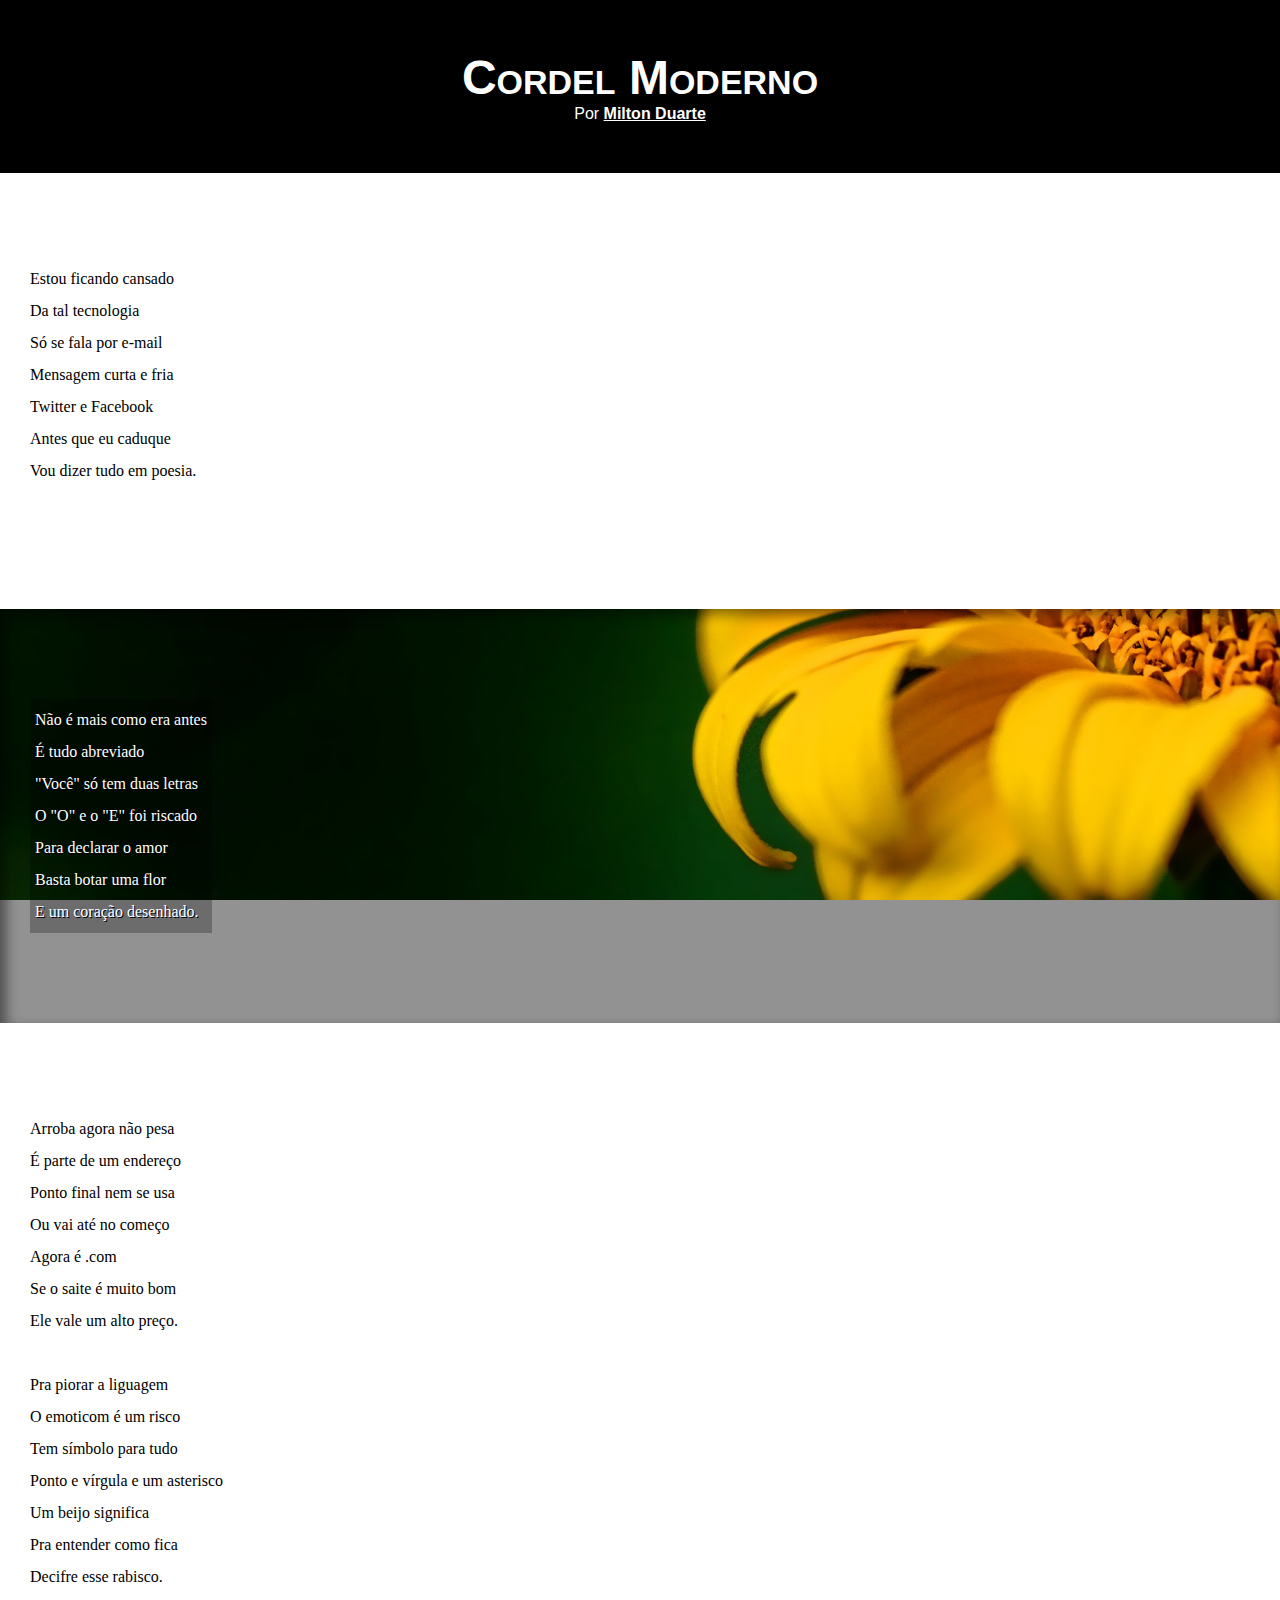
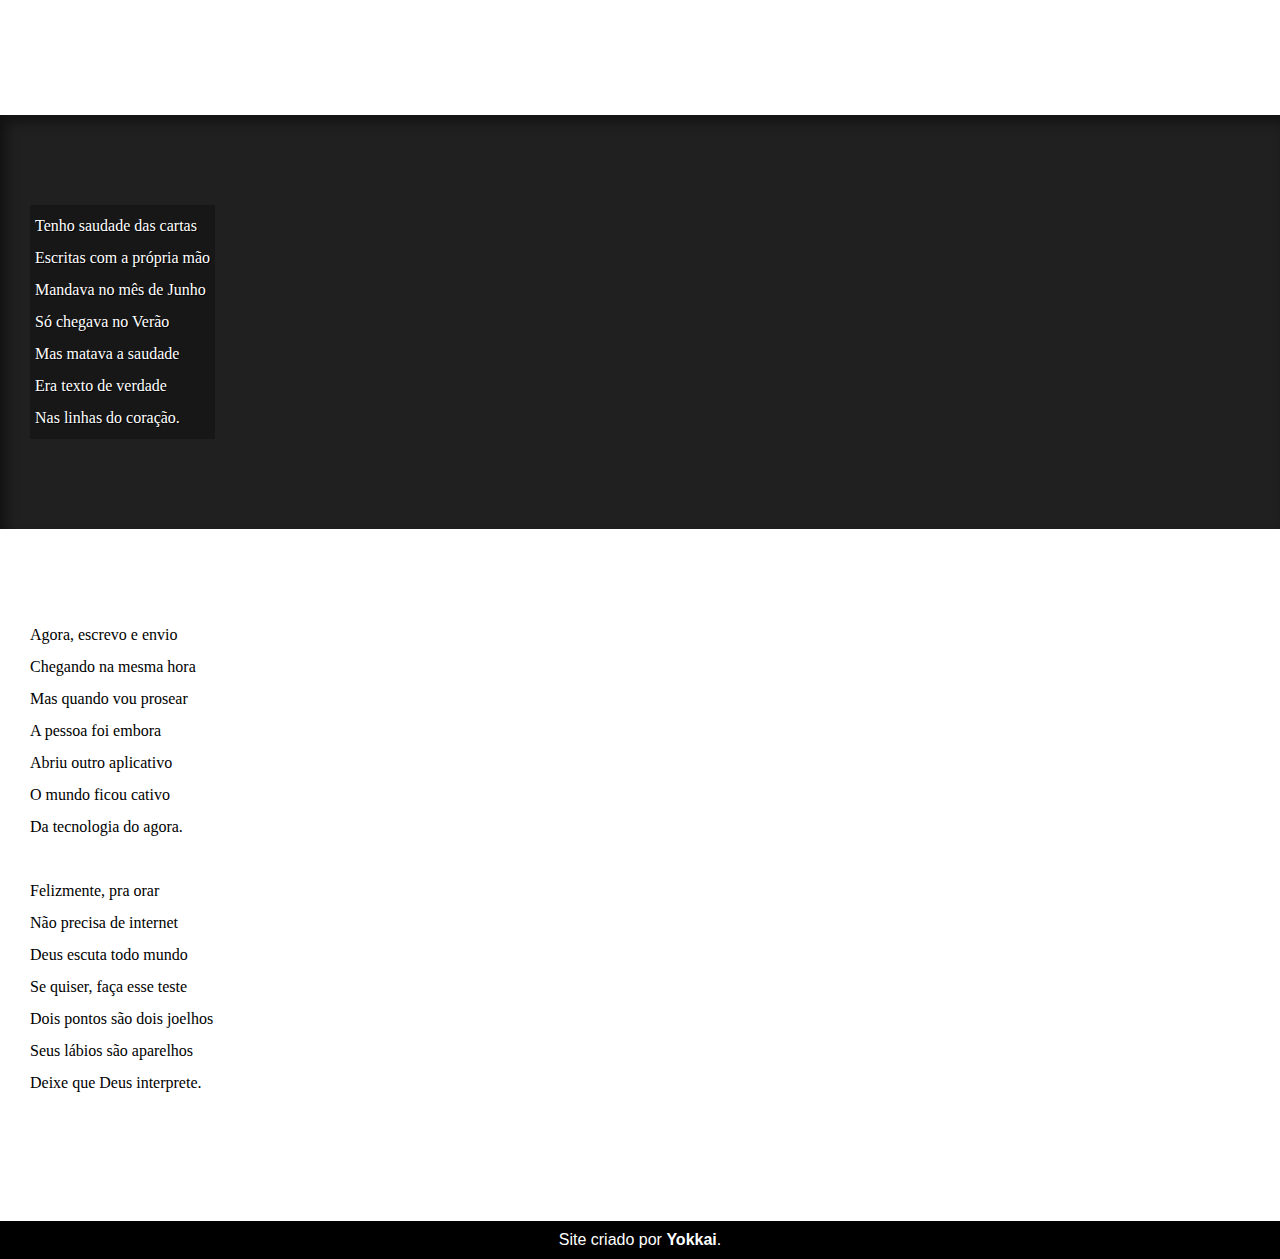
<file: Projeto-Cordel/index.html>
<!DOCTYPE html>
<html lang="pt-br">
<head>
    <meta charset="UTF-8">
    <meta http-equiv="X-UA-Compatible" content="IE=edge">
    <meta name="viewport" content="width=device-width, initial-scale=1.0">
    
    <!-- Links -->
    <link rel="stylesheet" href="style.css">
    <title>Cordel Moderno</title>
</head>
<body>
    <header>
        <h1>Cordel Moderno</h1>
        <p>
            Por <a href="https://www.recantodasletras.com.br/poesias/3186743" target="_blank">Milton Duarte</a>
        </p>
    </header>

    <section class="normal">
        <p>
            Estou ficando cansado <br>
            Da tal tecnologia <br>
            Só se fala por e-mail <br>
            Mensagem curta e fria <br>
            Twitter e Facebook <br>
            Antes que eu caduque <br>
            Vou dizer tudo em poesia.
        </p>
    </section>

    <section class="img" id="i01">
        <p>
            Não é mais como era antes <br>
            É tudo abreviado <br>
            "Você" só tem duas letras <br>
            O "O" e o "E" foi riscado <br>
            Para declarar o amor <br>
            Basta botar uma flor <br>
            E um coração desenhado.
        </p>
    </section>

    <section class="normal">
        <p>
            Arroba agora não pesa <br>
            É parte de um endereço <br>
            Ponto final nem se usa <br>
            Ou vai até no começo <br>
            Agora é .com <br>
            Se o saite é muito bom <br>
            Ele vale um alto preço. <br>
        </p>

        <p>
            Pra piorar a liguagem <br>
            O emoticom é um risco <br>
            Tem símbolo para tudo <br>
            Ponto e vírgula e um asterisco <br>
            Um beijo significa <br>
            Pra entender como fica <br>
            Decifre esse rabisco.
        </p>
    </section>

    <section class="img" id="i02">
        <p>
            Tenho saudade das cartas <br>
            Escritas com a própria mão <br>
            Mandava no mês de Junho <br>
            Só chegava no Verão <br>
            Mas matava a saudade <br>
            Era texto de verdade <br>
            Nas linhas do coração.
        </p>
    </section>

    <section class="normal">
        <p>
            Agora, escrevo e envio <br>
            Chegando na mesma hora <br>
            Mas quando vou prosear <br>
            A pessoa foi embora <br>
            Abriu outro aplicativo <br>
            O mundo ficou cativo <br>
            Da tecnologia do agora. <br>
        </p>

        <p>
            Felizmente, pra orar <br>
            Não precisa de internet <br>
            Deus escuta todo mundo <br>
            Se quiser, faça esse teste <br>
            Dois pontos são dois joelhos <br>
            Seus lábios são aparelhos <br>
            Deixe que Deus interprete.
        </p>
    </section>
    
    <footer>
        <p>Site criado por <a href="https://github.com/Yokkaii" target="_blank">Yokkai</a>.</p>
    </footer>
</body>
</html>
</file>
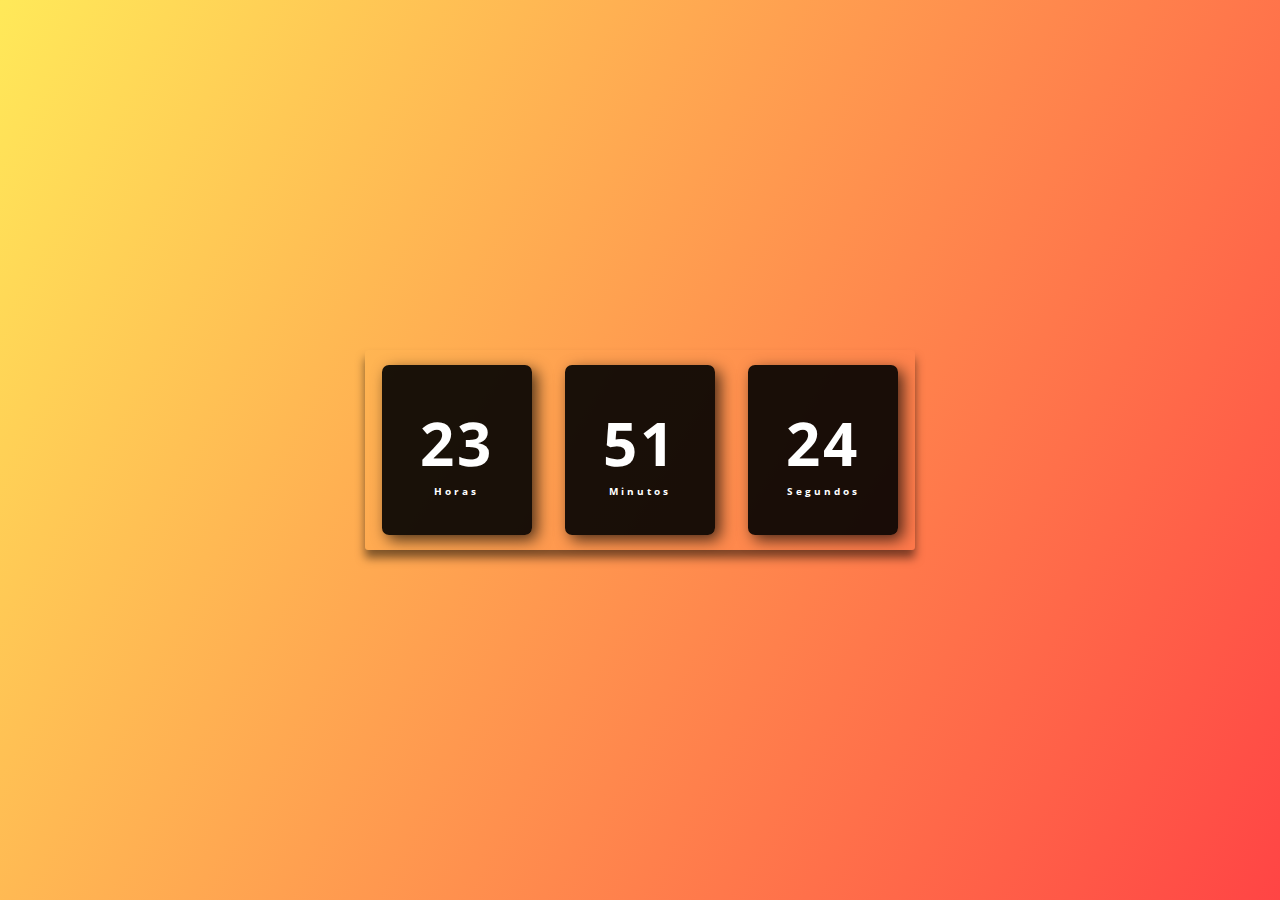
<file: Projeto-Relógio-Digital/index.html>
<!DOCTYPE html>
<html lang="pt-br">
<head>
    <meta charset="UTF-8">
    <meta http-equiv="X-UA-Compatible" content="IE=edge">
    <meta name="viewport" content="width=device-width, initial-scale=1.0">
     
    <!-- Links -->
    <link rel="stylesheet" href="css/style.css">
    
    <title>Relógio Digital</title>
</head>
<body>
    <div class="relogio"> 
        <div>
            <span id="horas">00</span>
            <span class="tempo">Horas</span>
        </div>
        <div>
            <span id="minutos">00</span>
            <span class="tempo">Minutos</span>
        </div>
        <div>
            <span id="segundos">00</span>
            <span class="tempo">Segundos</span>
        </div>
        <script src="js/Script.js"></script>
    </div>
</body>
</html>
</file>
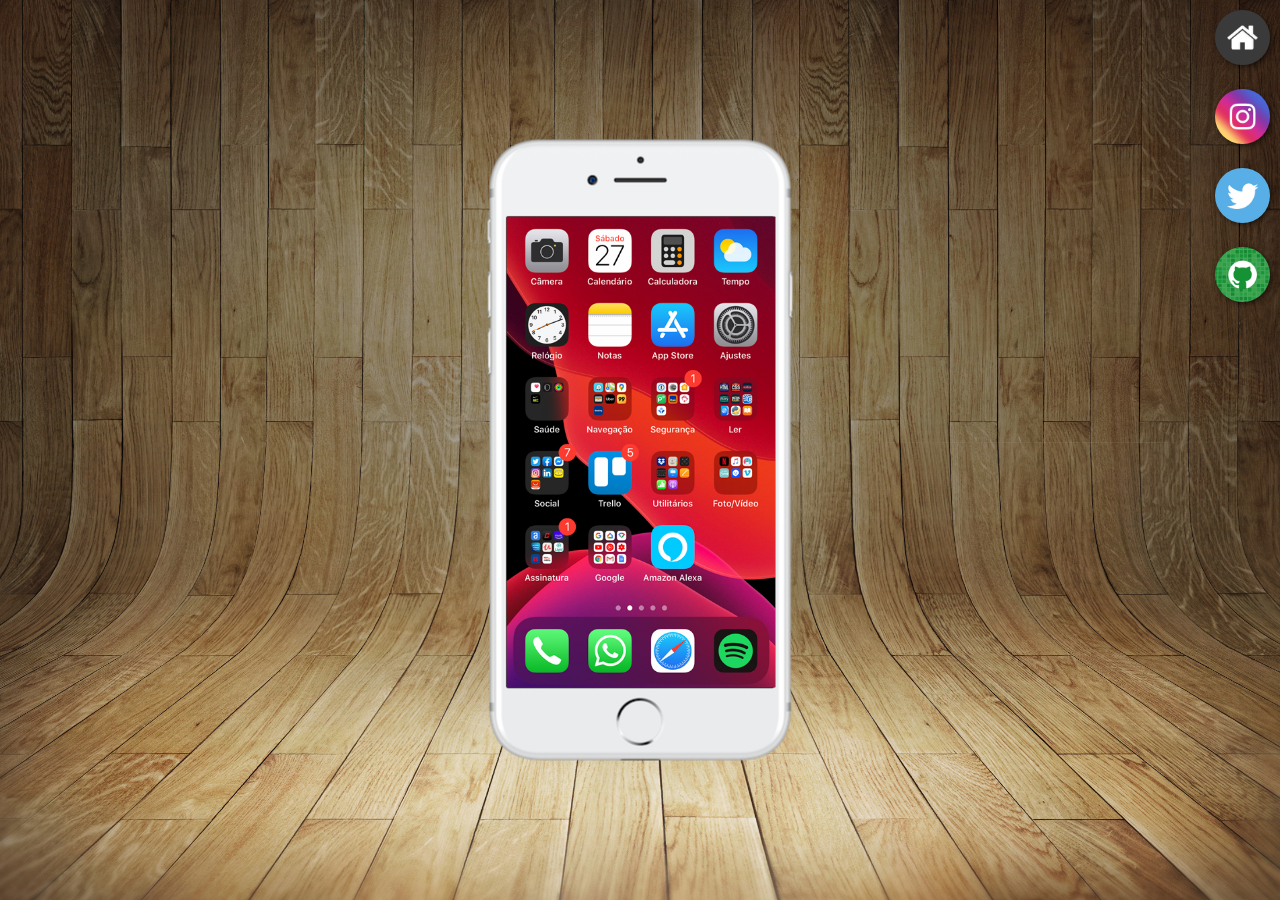
<file: Projeto-Social/Index.html>
<!DOCTYPE html>
<html lang="pt-br">
<head>
    <meta charset="UTF-8">
    <meta http-equiv="X-UA-Compatible" content="IE=edge">
    <meta name="viewport" content="width=device-width, initial-scale=1.0">
    
    <!-- Links -->
    <link rel="shortcut icon" href="favicon.ico" type="image/x-icon">
    <link rel="stylesheet" href="Styles/style.css">
    <title>Projeto Rede Sociais</title>
</head>
<body>
   <main>
    <section id="telefone">
        <iframe src="home.html" name="tela" class="tela" frameborder="0"></iframe>
    </section>
    
    <section class="redes-sociais">
        <a href="home.html" target="tela"><img src="imagens/logo-home.jpg" alt="Home"></a><br>

        <a href="instagram.html" target="tela"> <img src="imagens/logo-instagram.jpg" alt="Instagram"></a><br>

        <a href="twitter.html" target="tela"> <img src="imagens/logo-twitter.jpg" alt="Twitter"></a><br>

        <a href="github.html" target="tela"> <img src="imagens/logo-github.jpg" alt="GitHub"></a>
    </section>
    
   </main> 
</body>
</html>
</file>
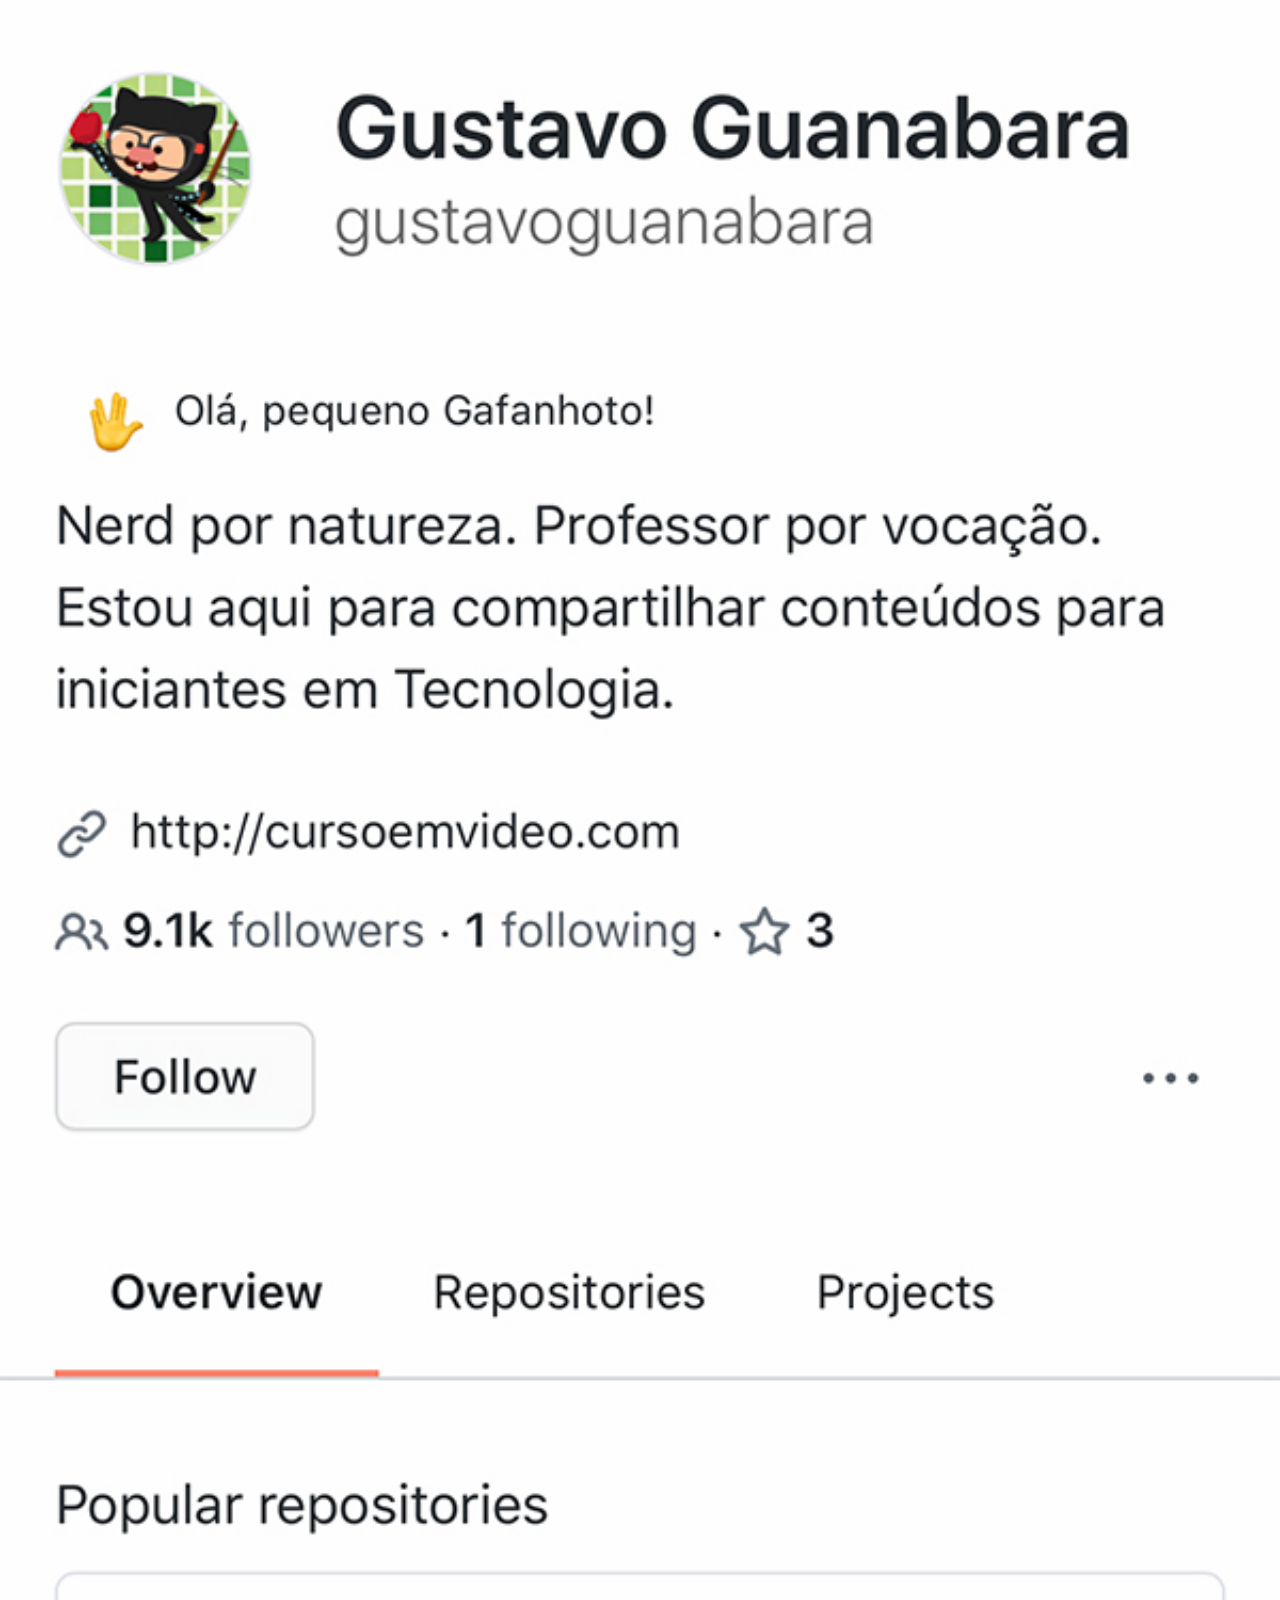
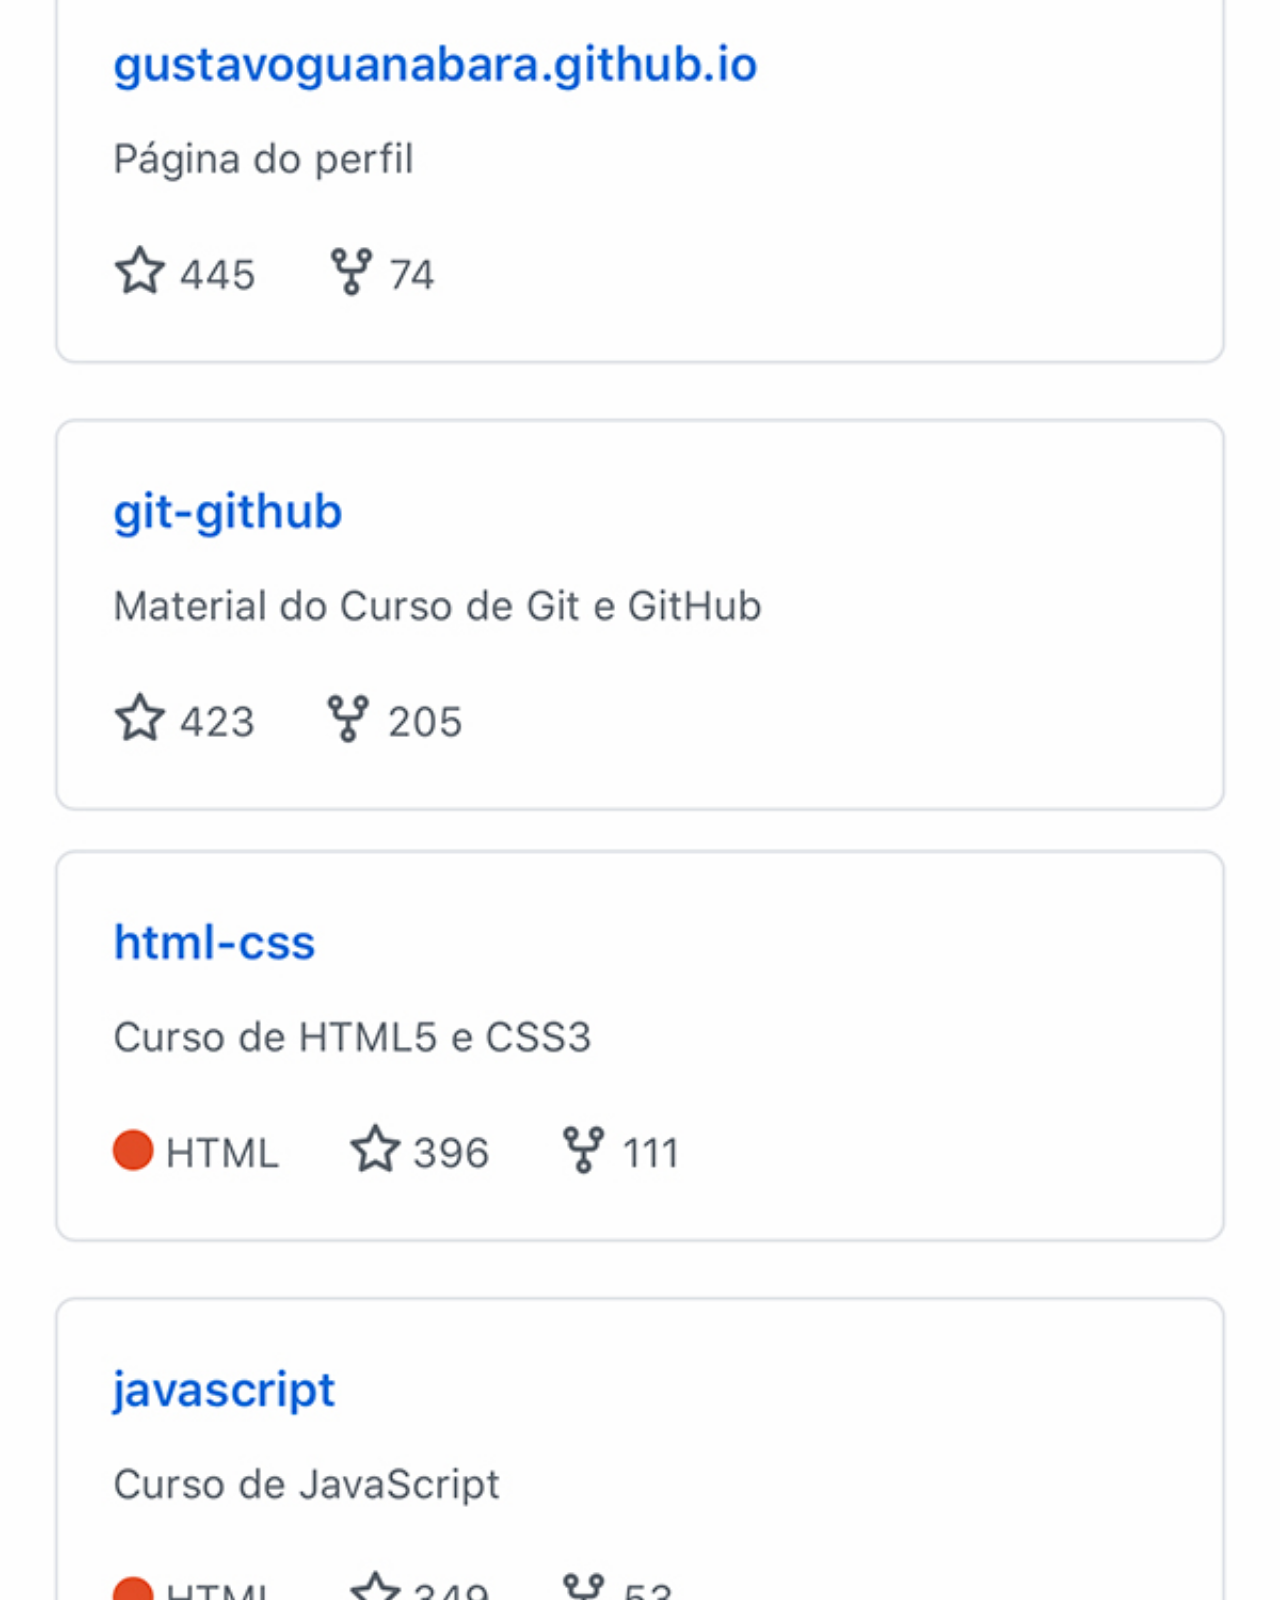
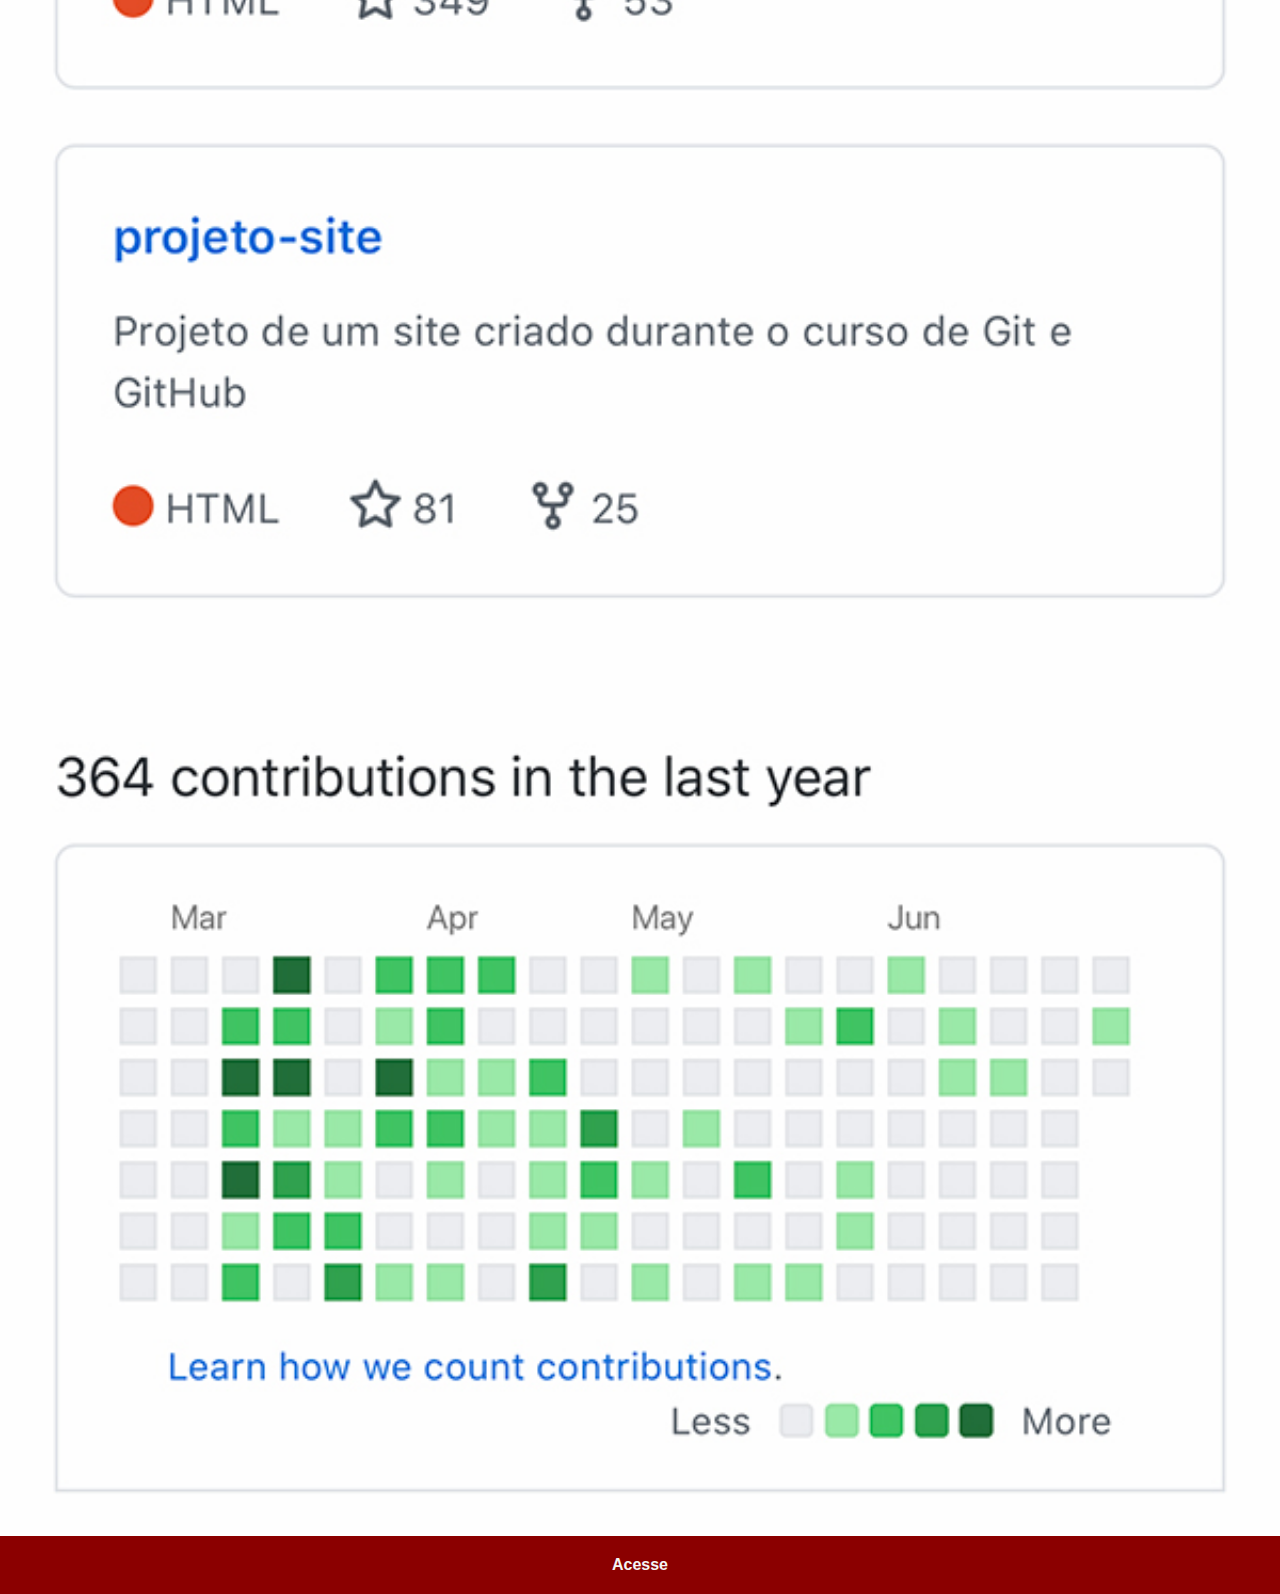
<file: Projeto-Social/github.html>
<!DOCTYPE html>
<html lang="pt-br">
<head>
    <meta charset="UTF-8">
    <meta http-equiv="X-UA-Compatible" content="IE=edge">
    <meta name="viewport" content="width=device-width, initial-scale=1.0">
    <link rel="stylesheet" href="Styles/social.css">
    <title>GitHub</title>
</head>
<body>
    <img src="imagens/tela-github.jpg" alt="GitHub">
    <a href="https://github.com/Yokkaii" target="_blank">Acesse</a>
</body>
</html>
</file>
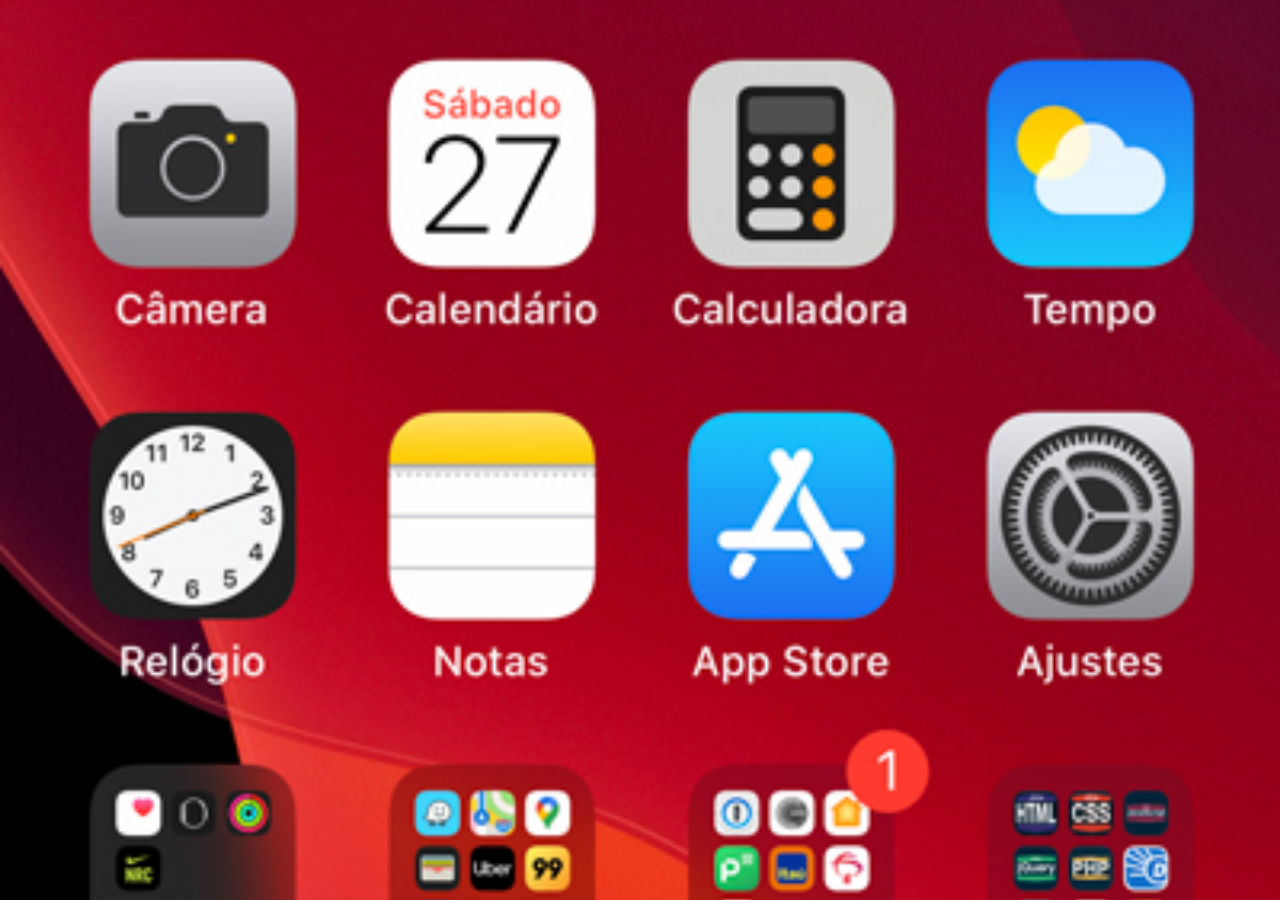
<file: Projeto-Social/home.html>
<!DOCTYPE html>
<html lang="pt-br">
<head>
    <meta charset="UTF-8">
    <meta http-equiv="X-UA-Compatible" content="IE=edge">
    <meta name="viewport" content="width=device-width, initial-scale=1.0">
    <title>Home</title>
</head>
<style>
    * {
       margin: 0px;
       padding: 0px; 
    }

    body{
        width: 100vw;
        height: 100vh;
        background: black url('imagens/tela-home.jpg') no-repeat top center;
        background-size: cover;
    }
</style>
<body>
    
</body>
</html>
</file>
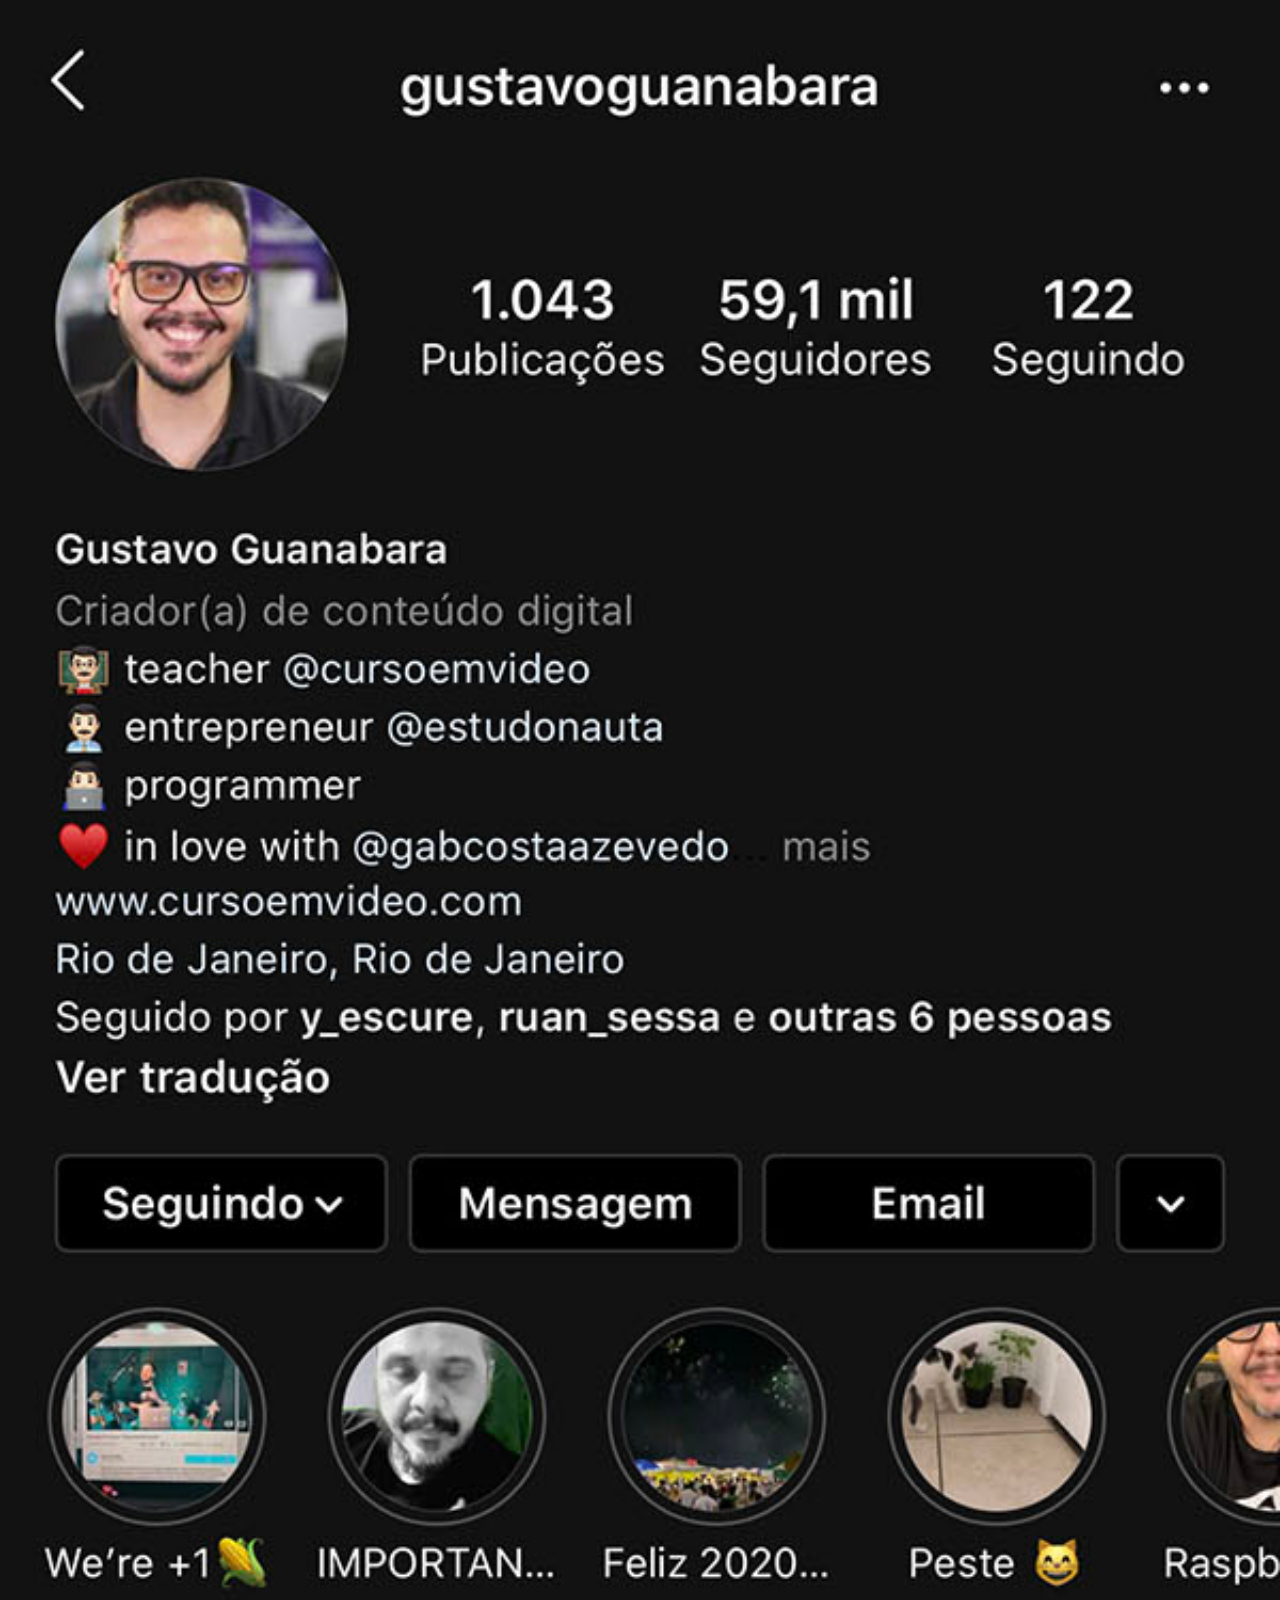
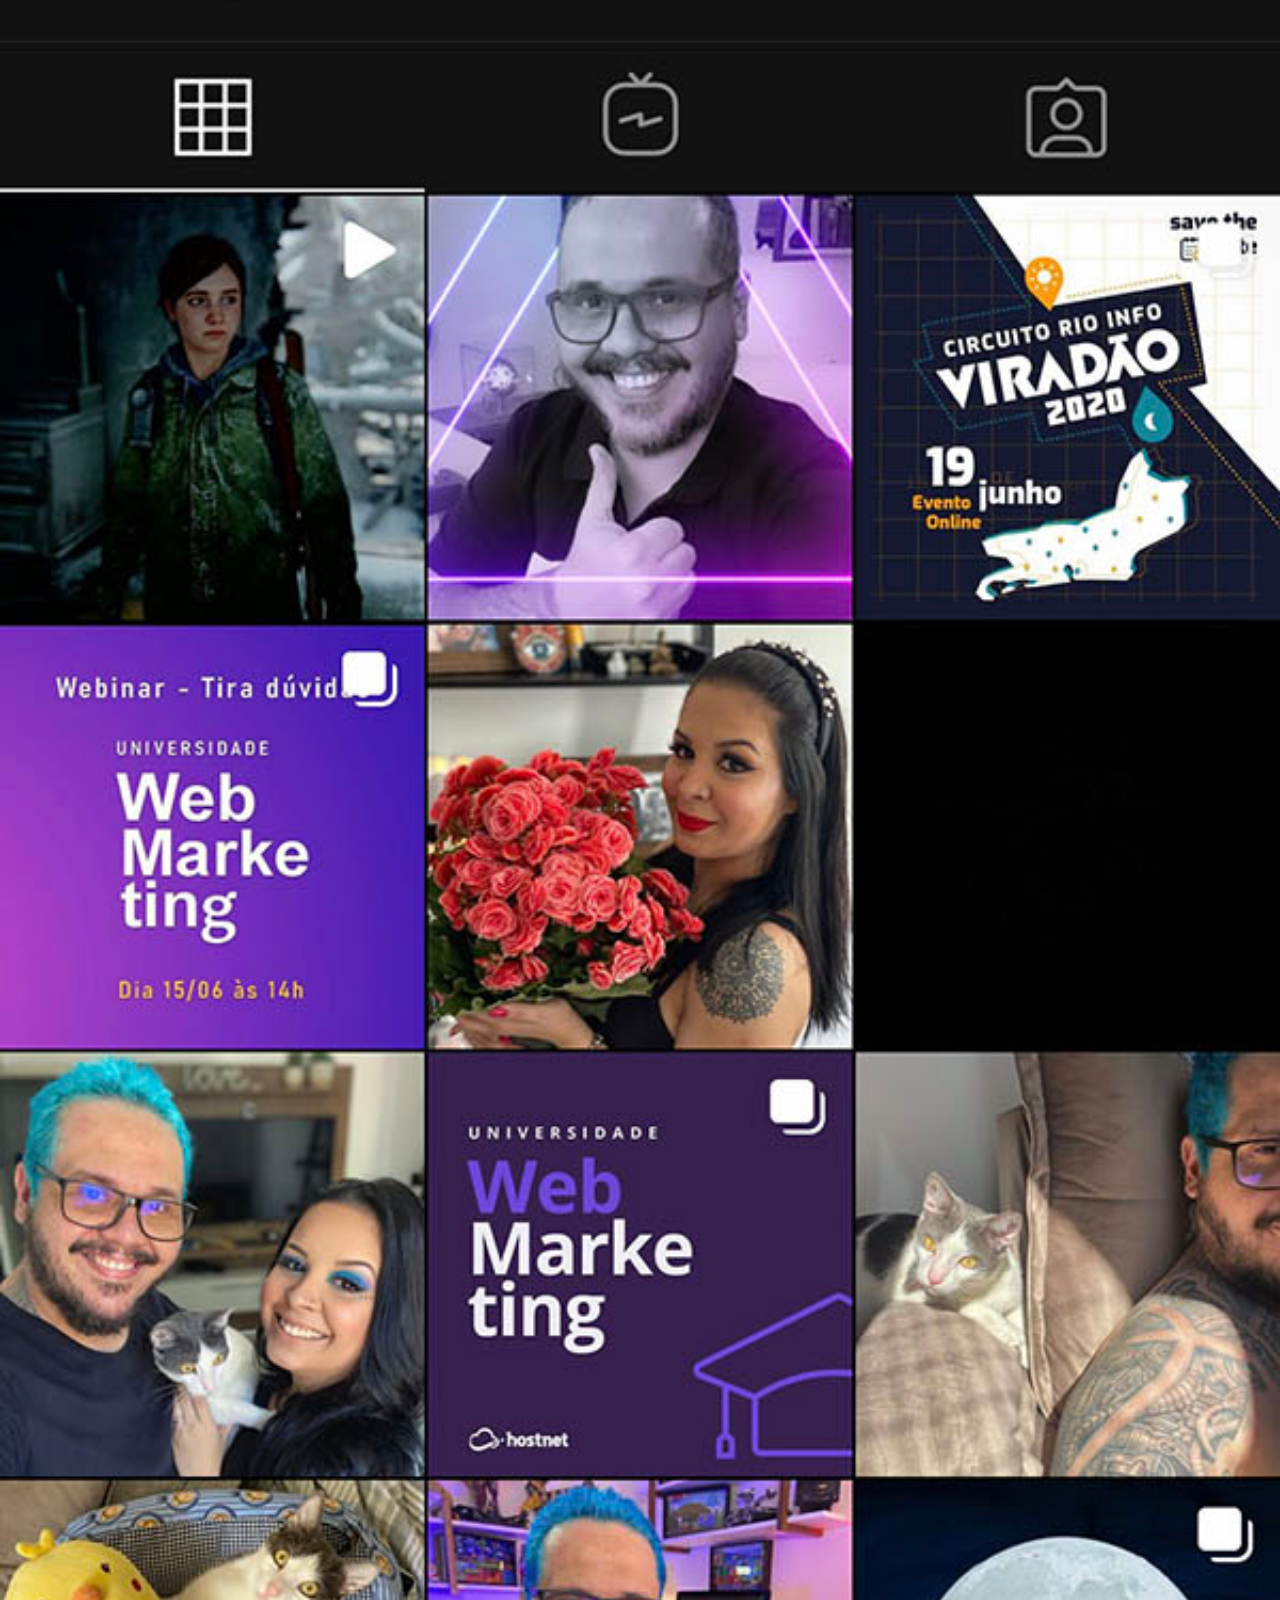
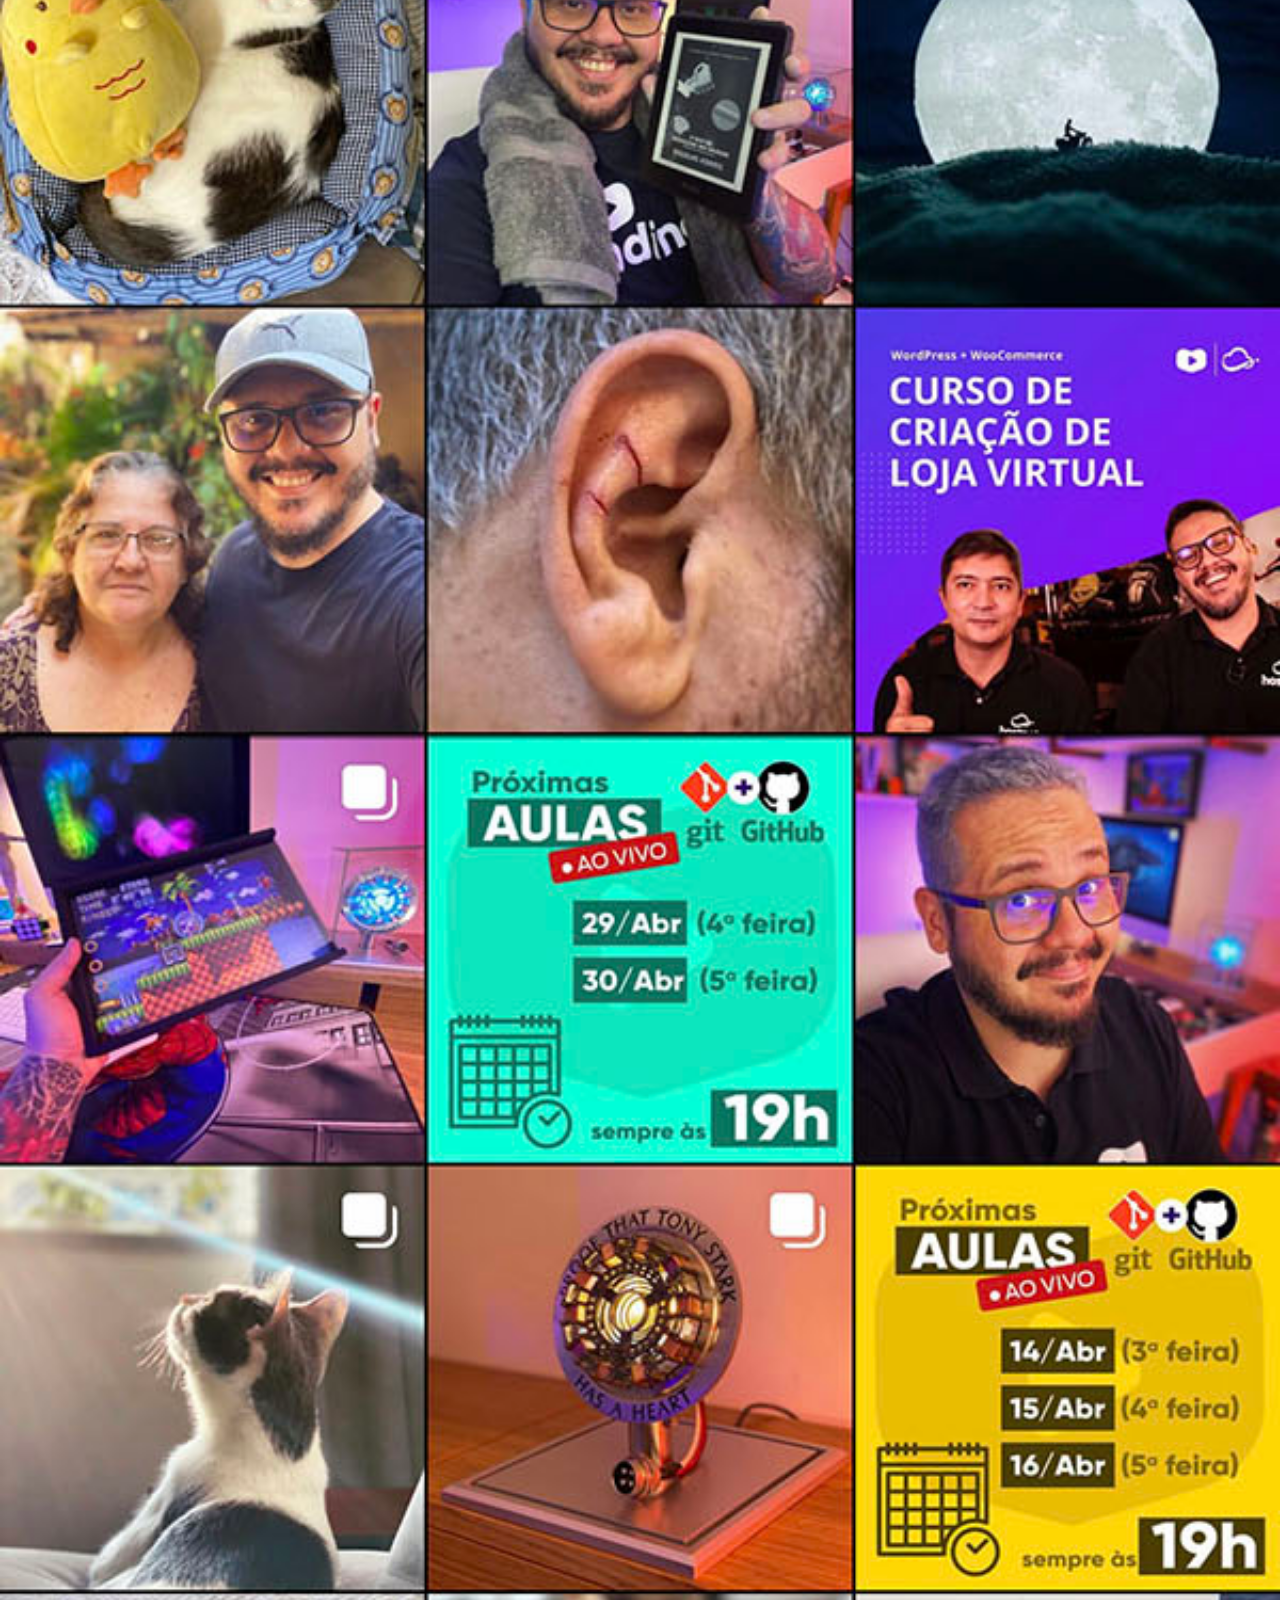
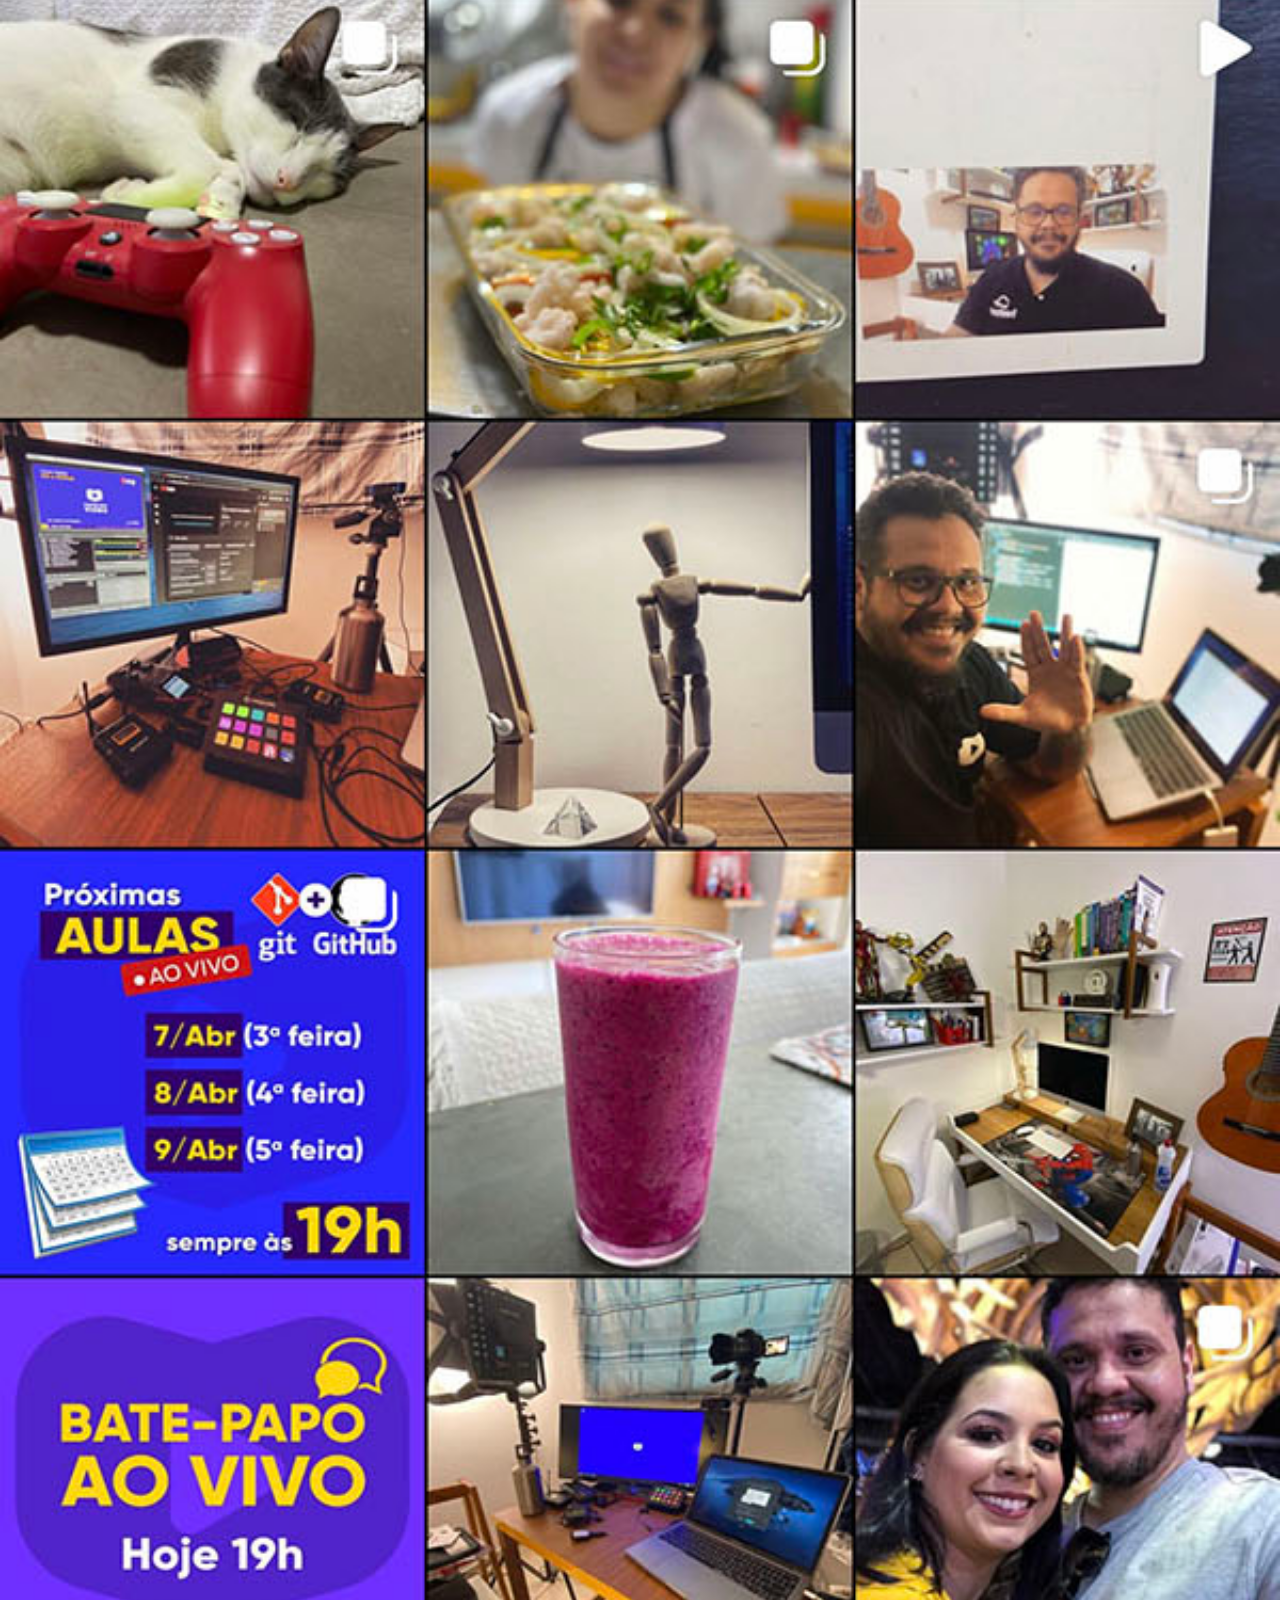
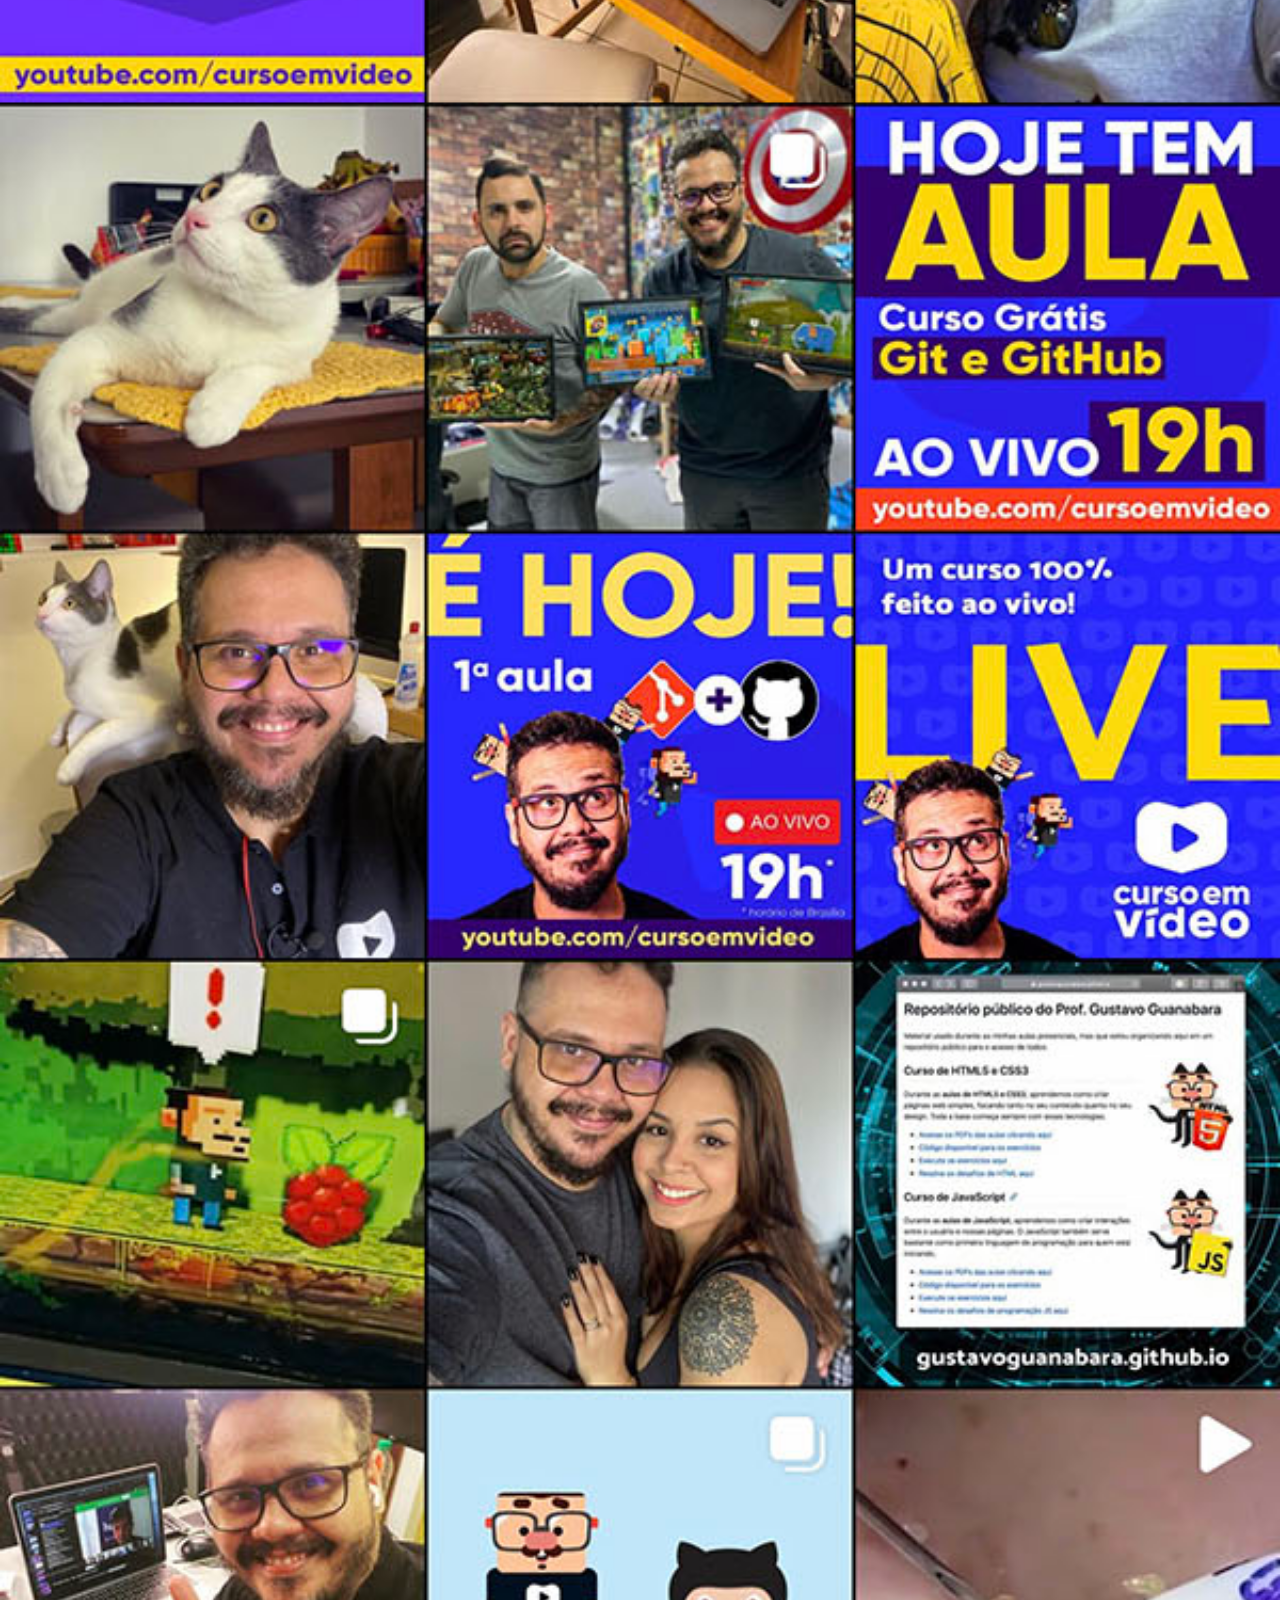
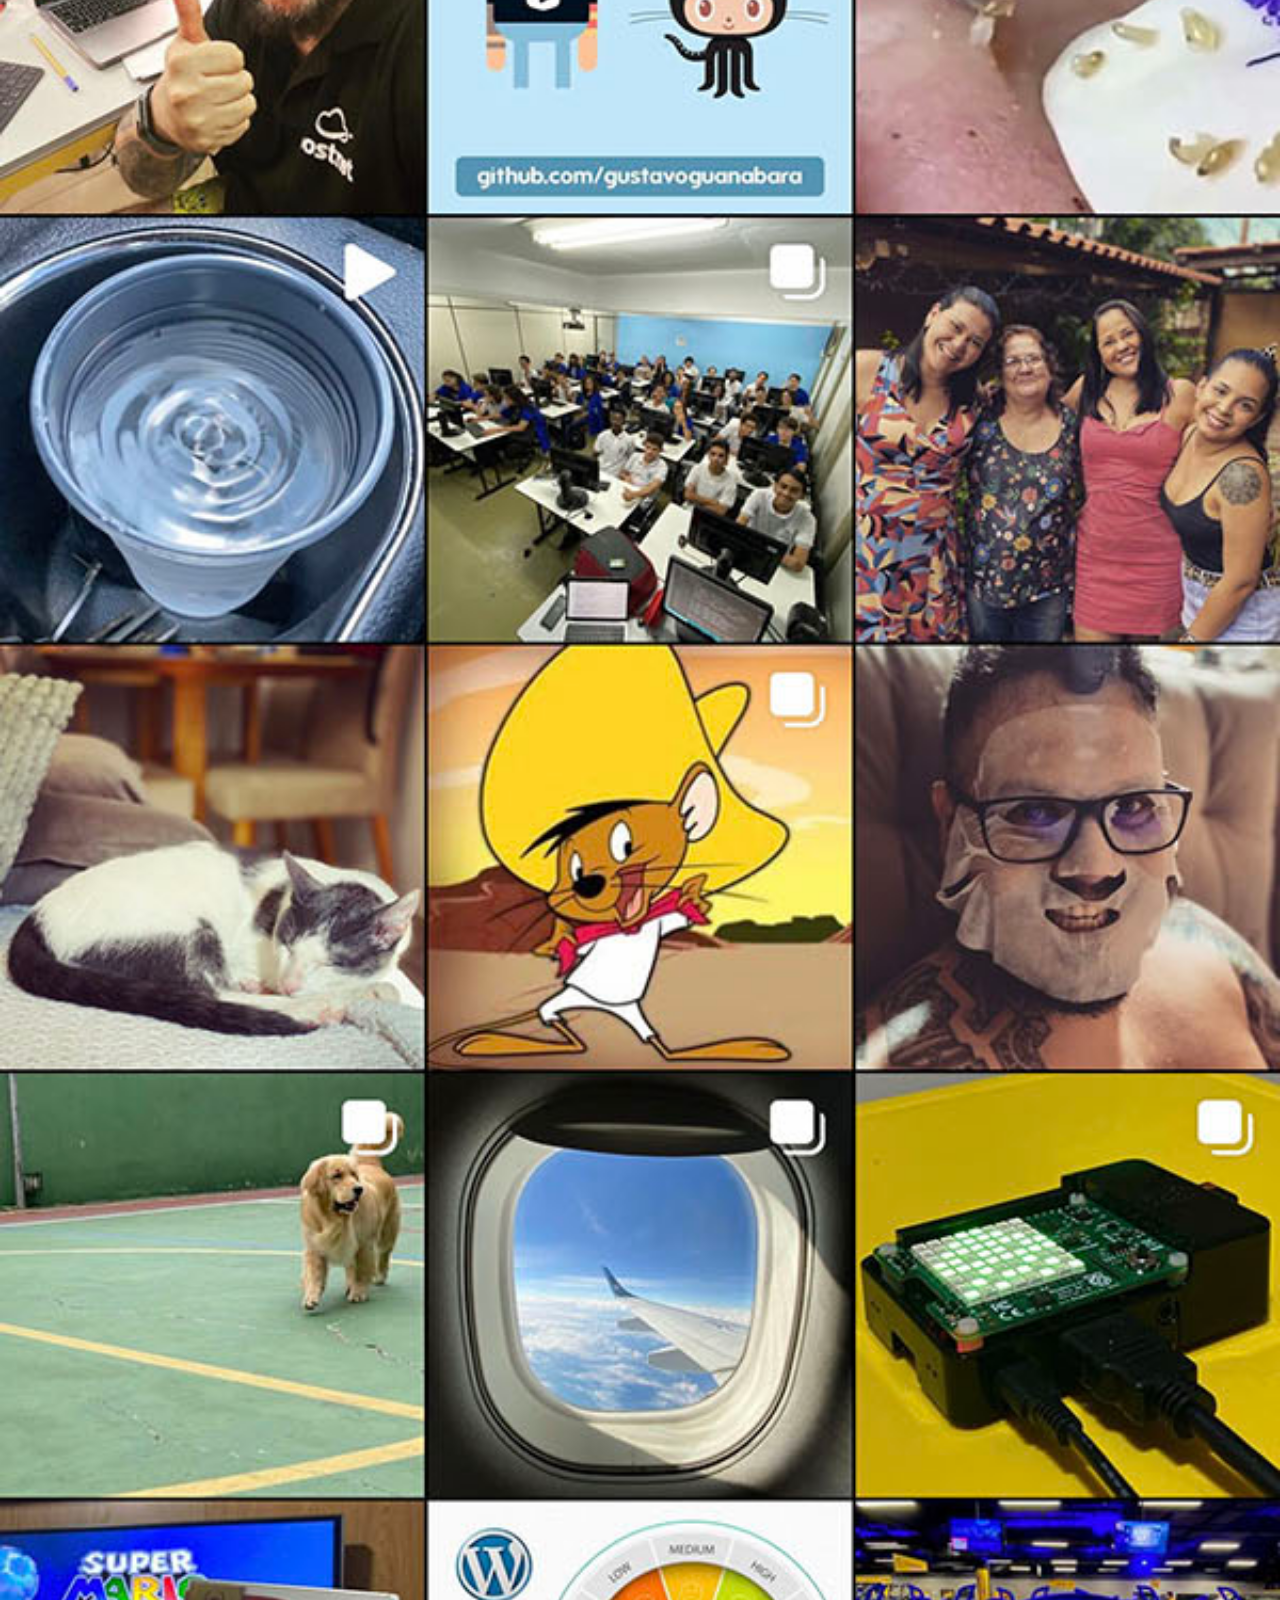
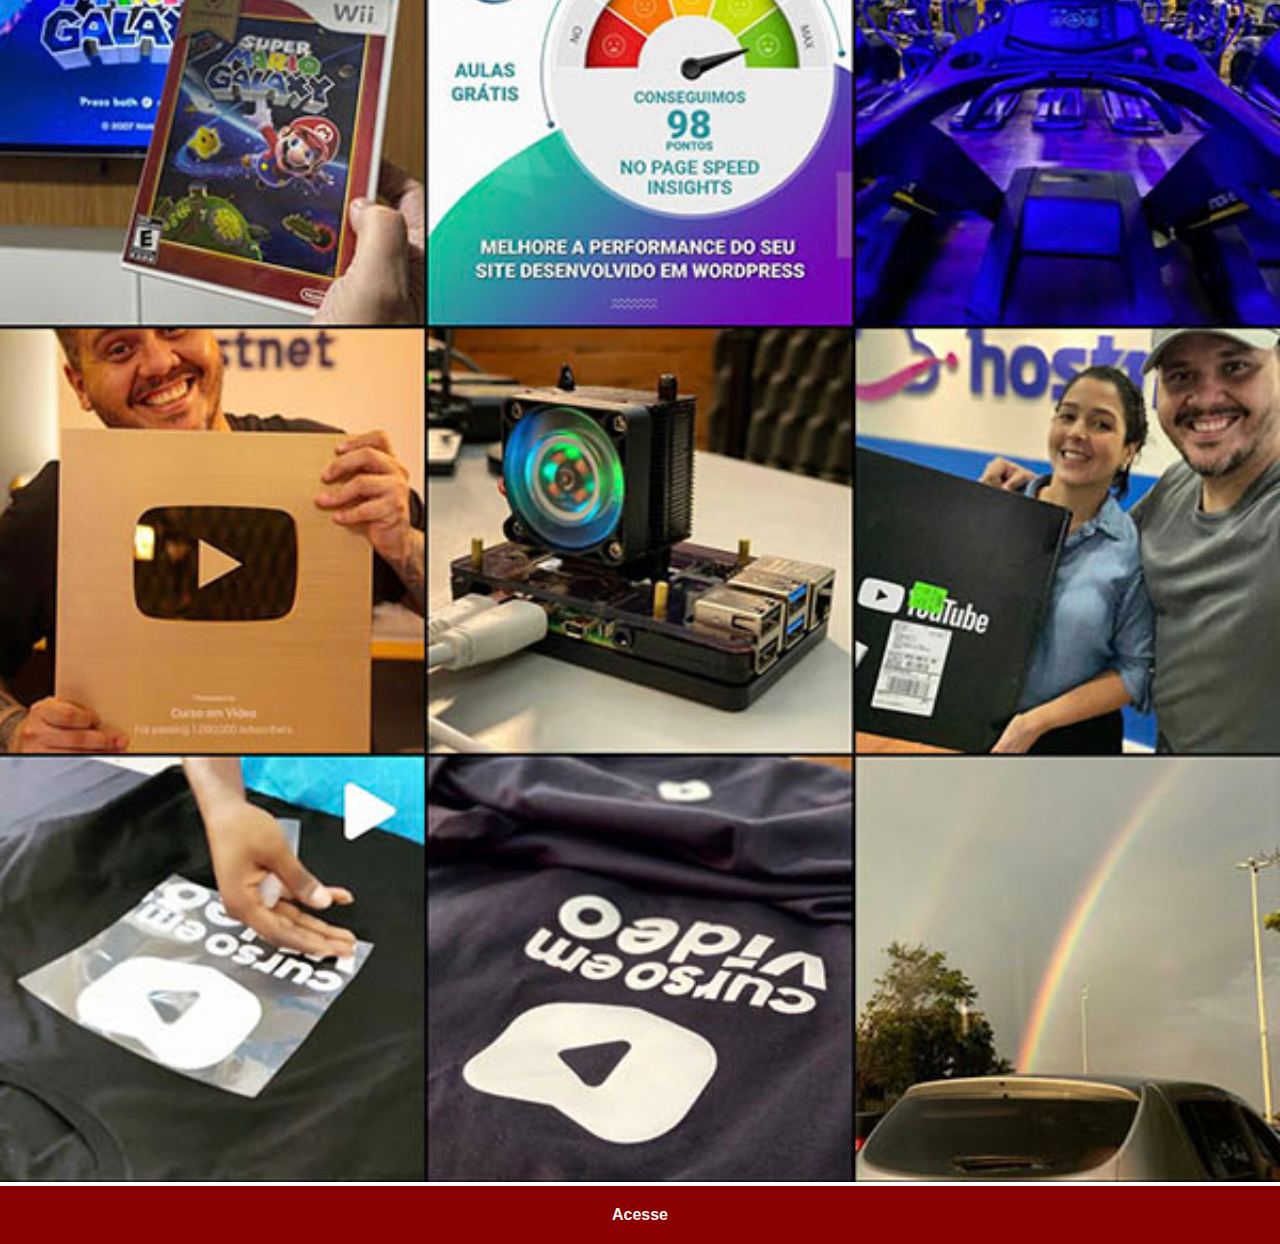
<file: Projeto-Social/instagram.html>
<!DOCTYPE html>
<html lang="pt-br">
<head>
    <meta charset="UTF-8">
    <meta http-equiv="X-UA-Compatible" content="IE=edge">
    <meta name="viewport" content="width=device-width, initial-scale=1.0">
    <link rel="stylesheet" href="Styles/social.css">
    <title>Instagram</title>
</head>
<body>
    <img src="imagens/tela-instagram.jpg" alt="Instagram">
    <a href="https://www.instagram.com/http.yokkaii/?hl=pt-br" target="_blank">Acesse</a>
</body>
</html>
</file>
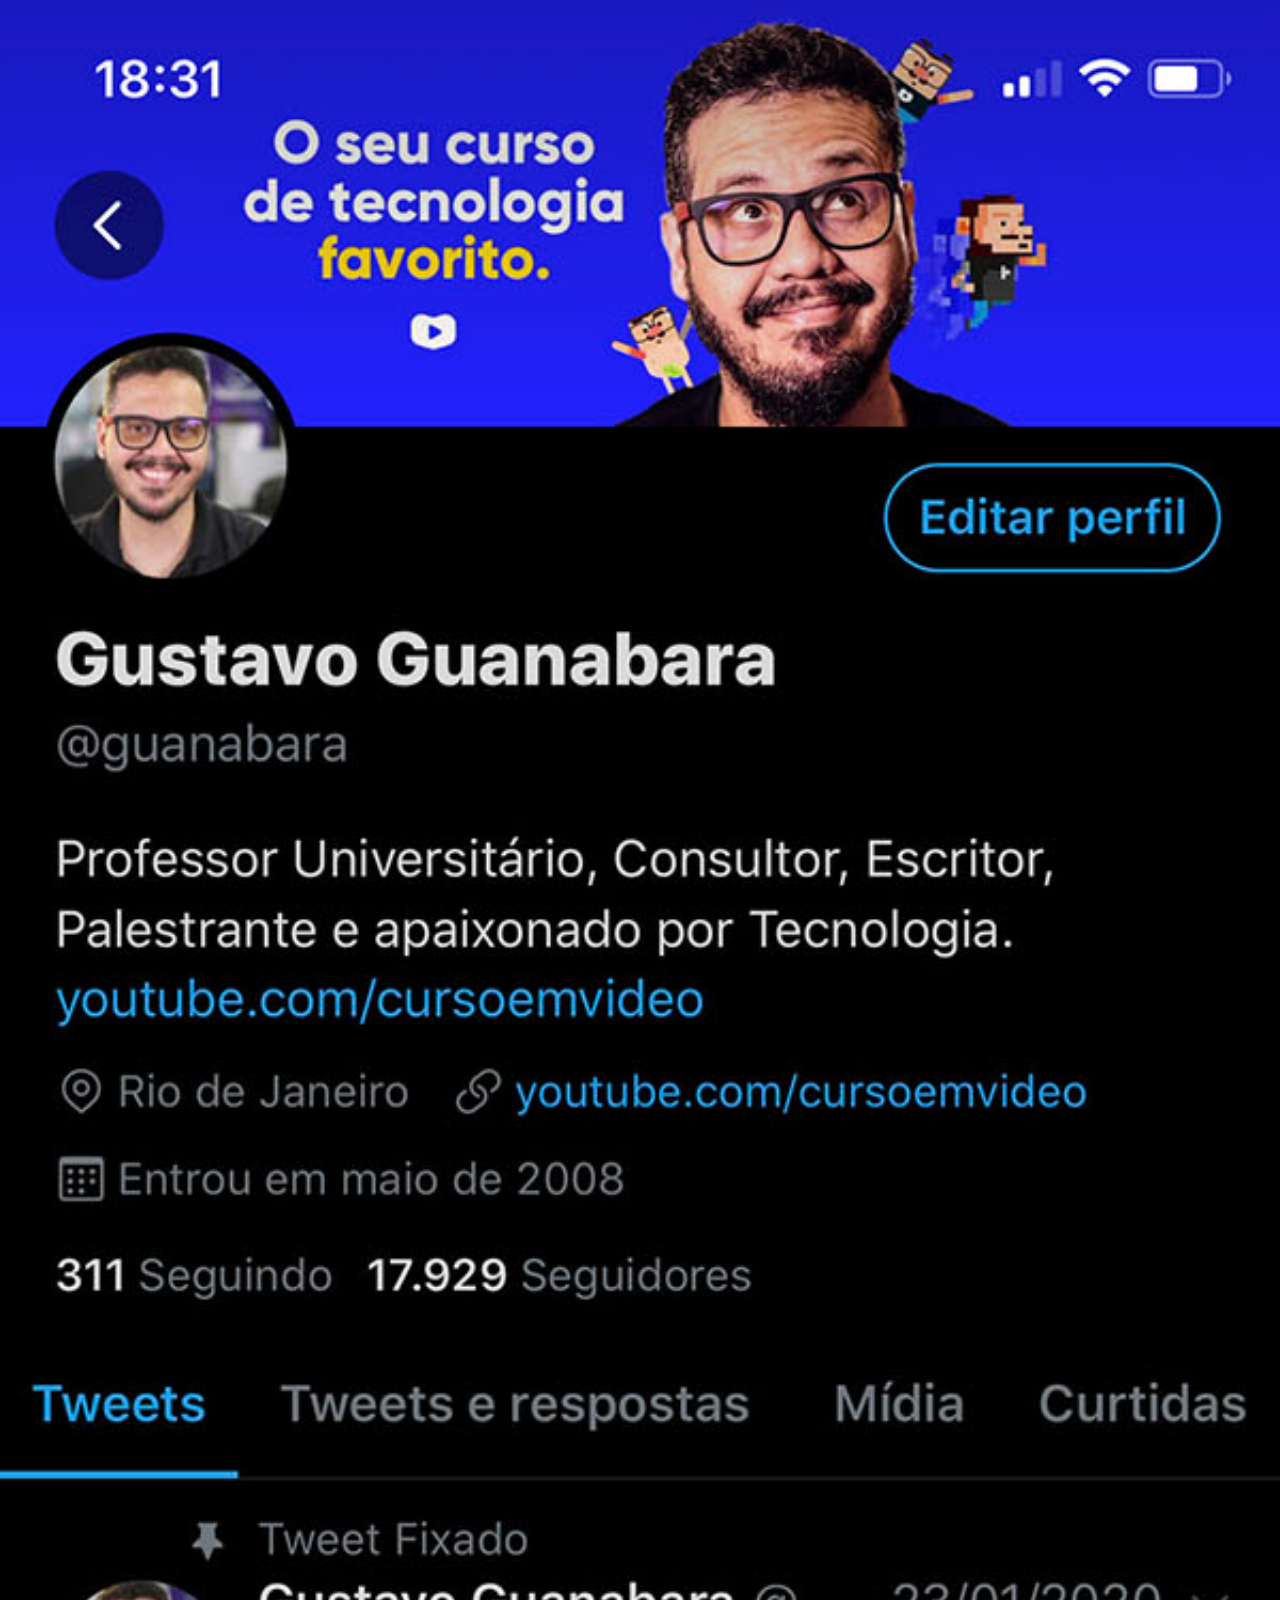
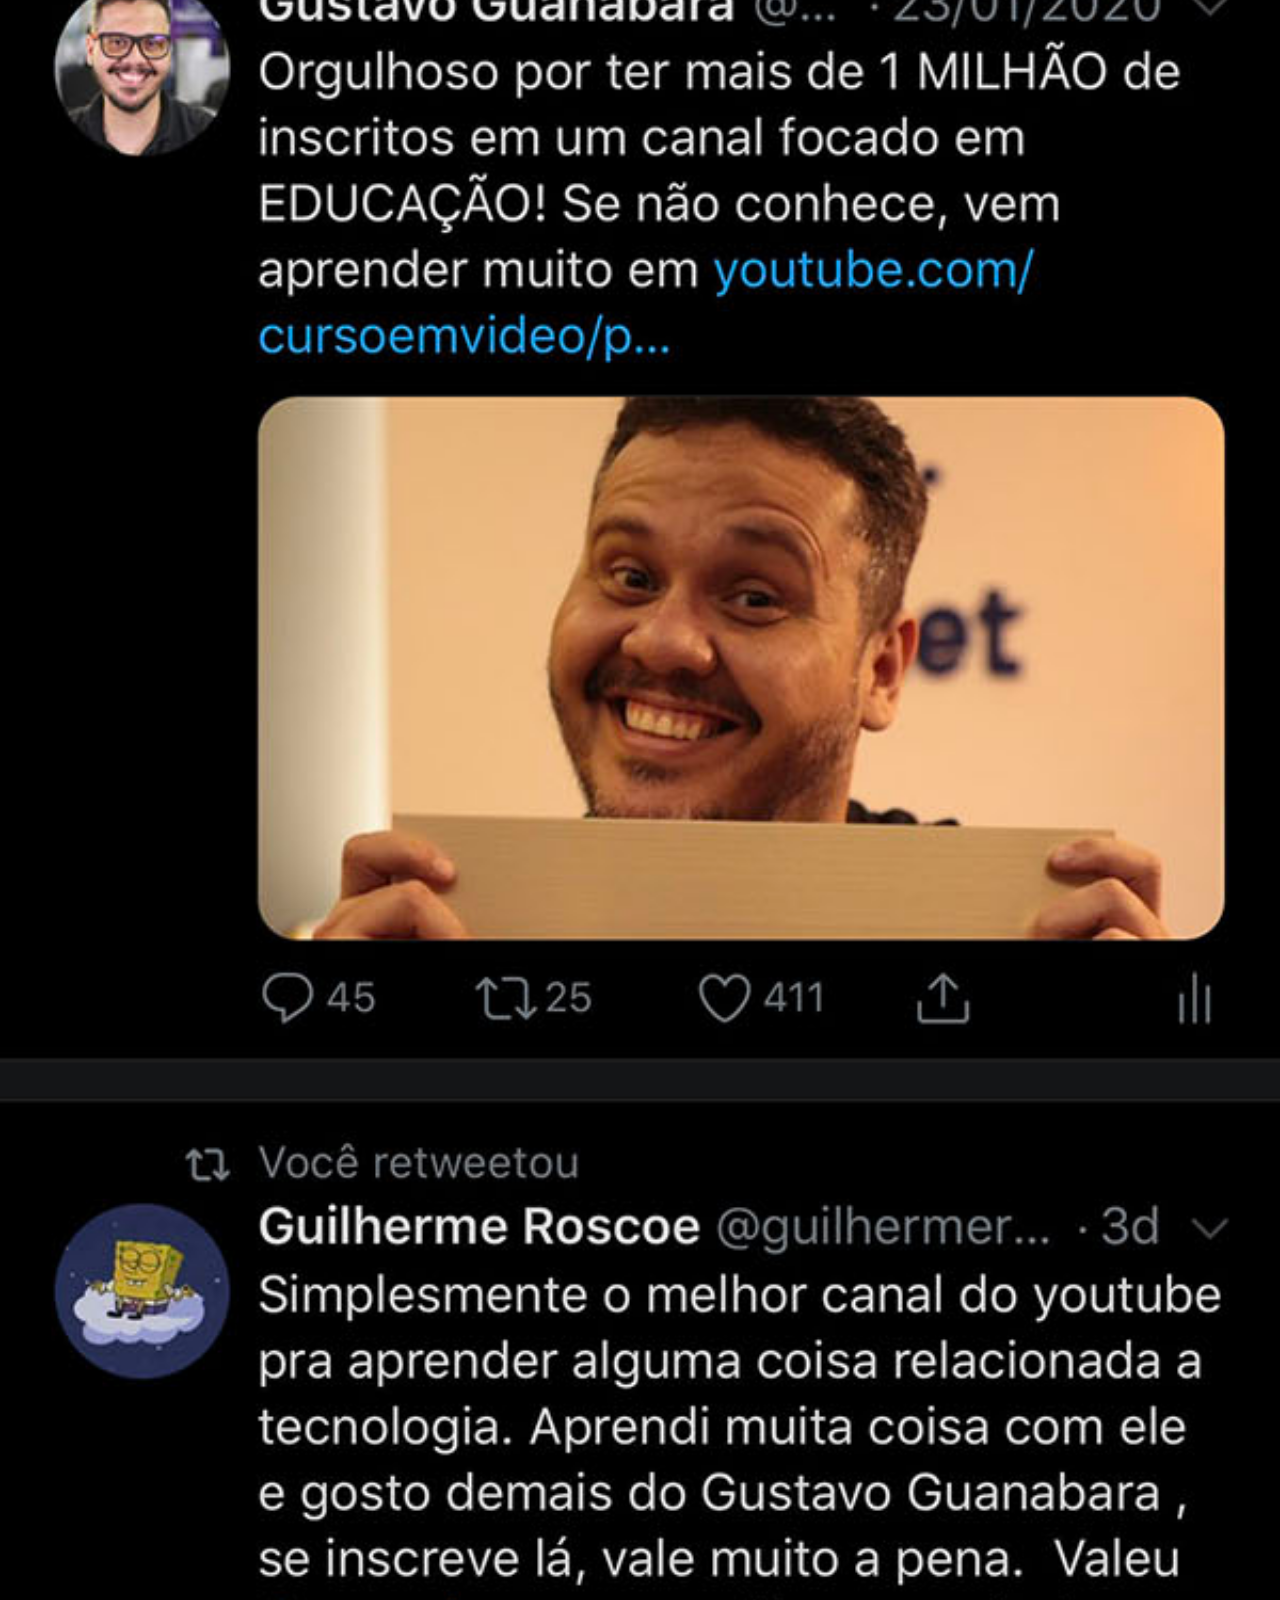
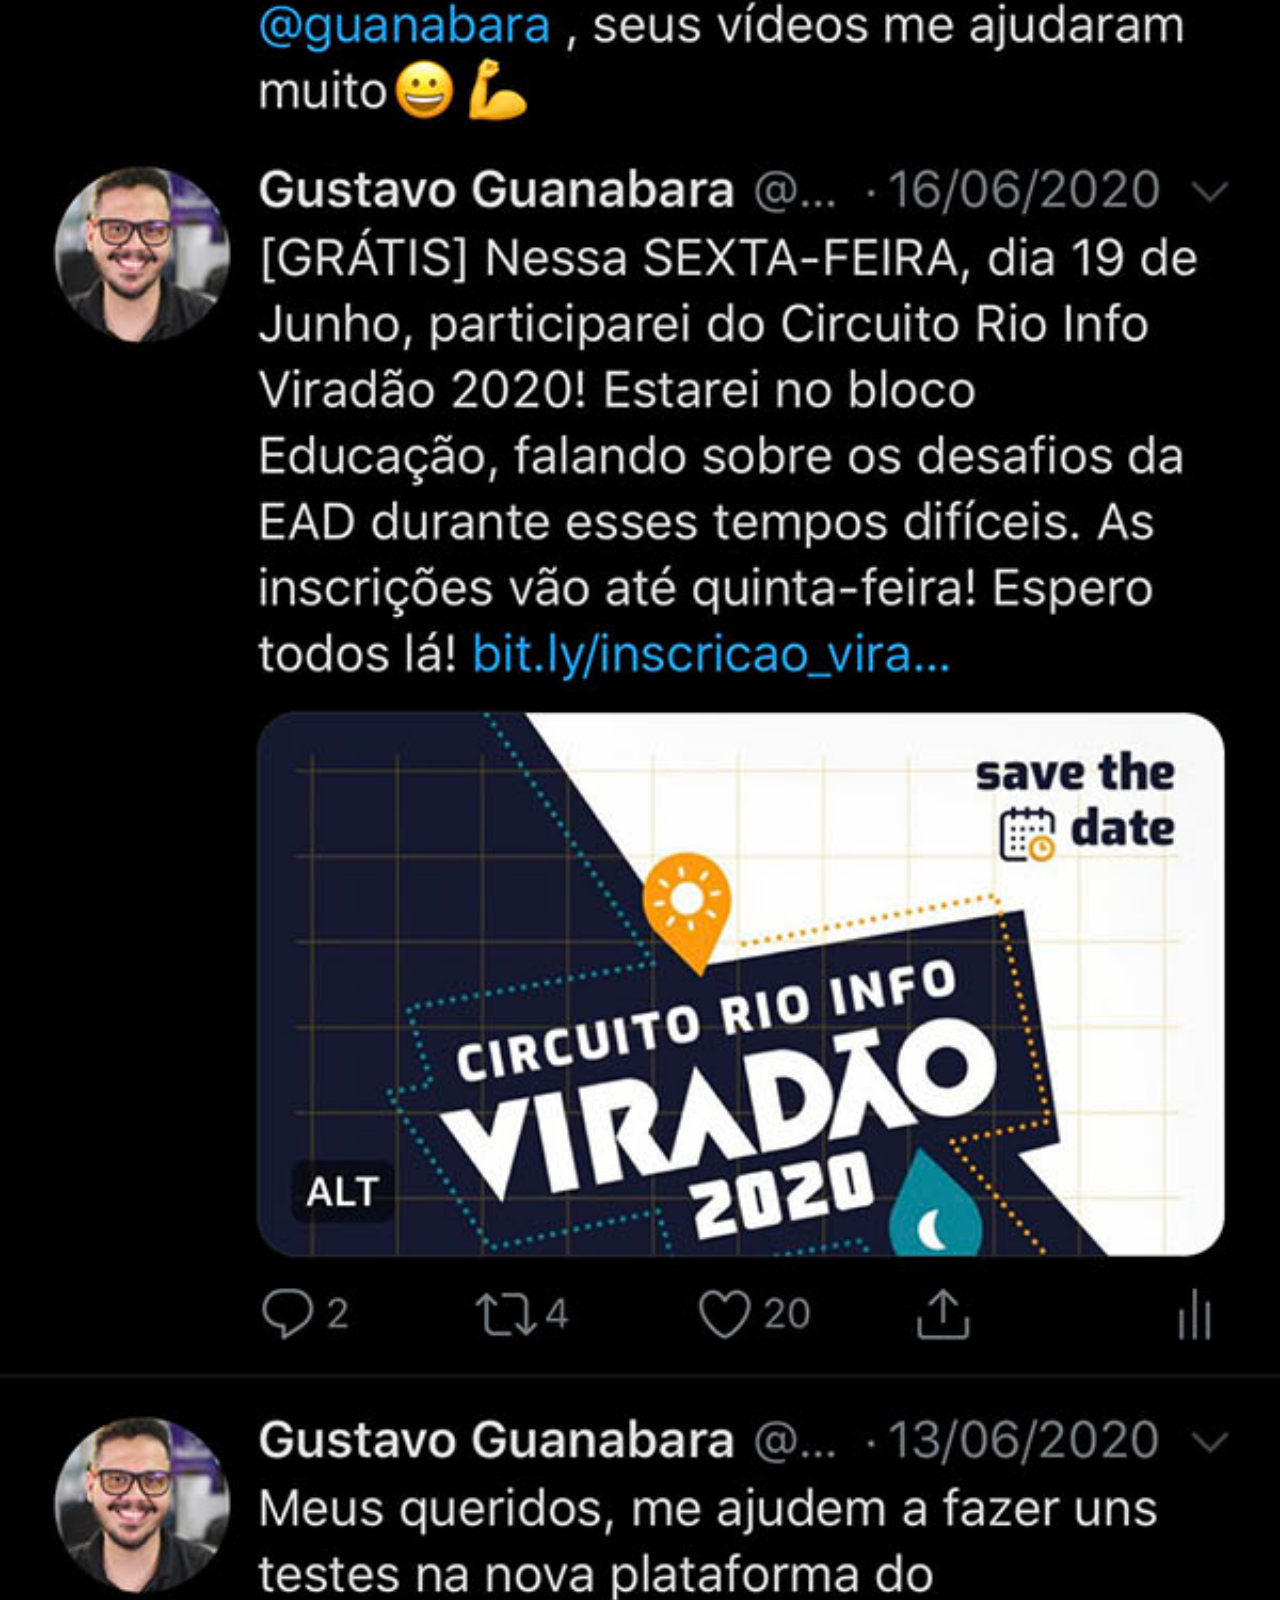
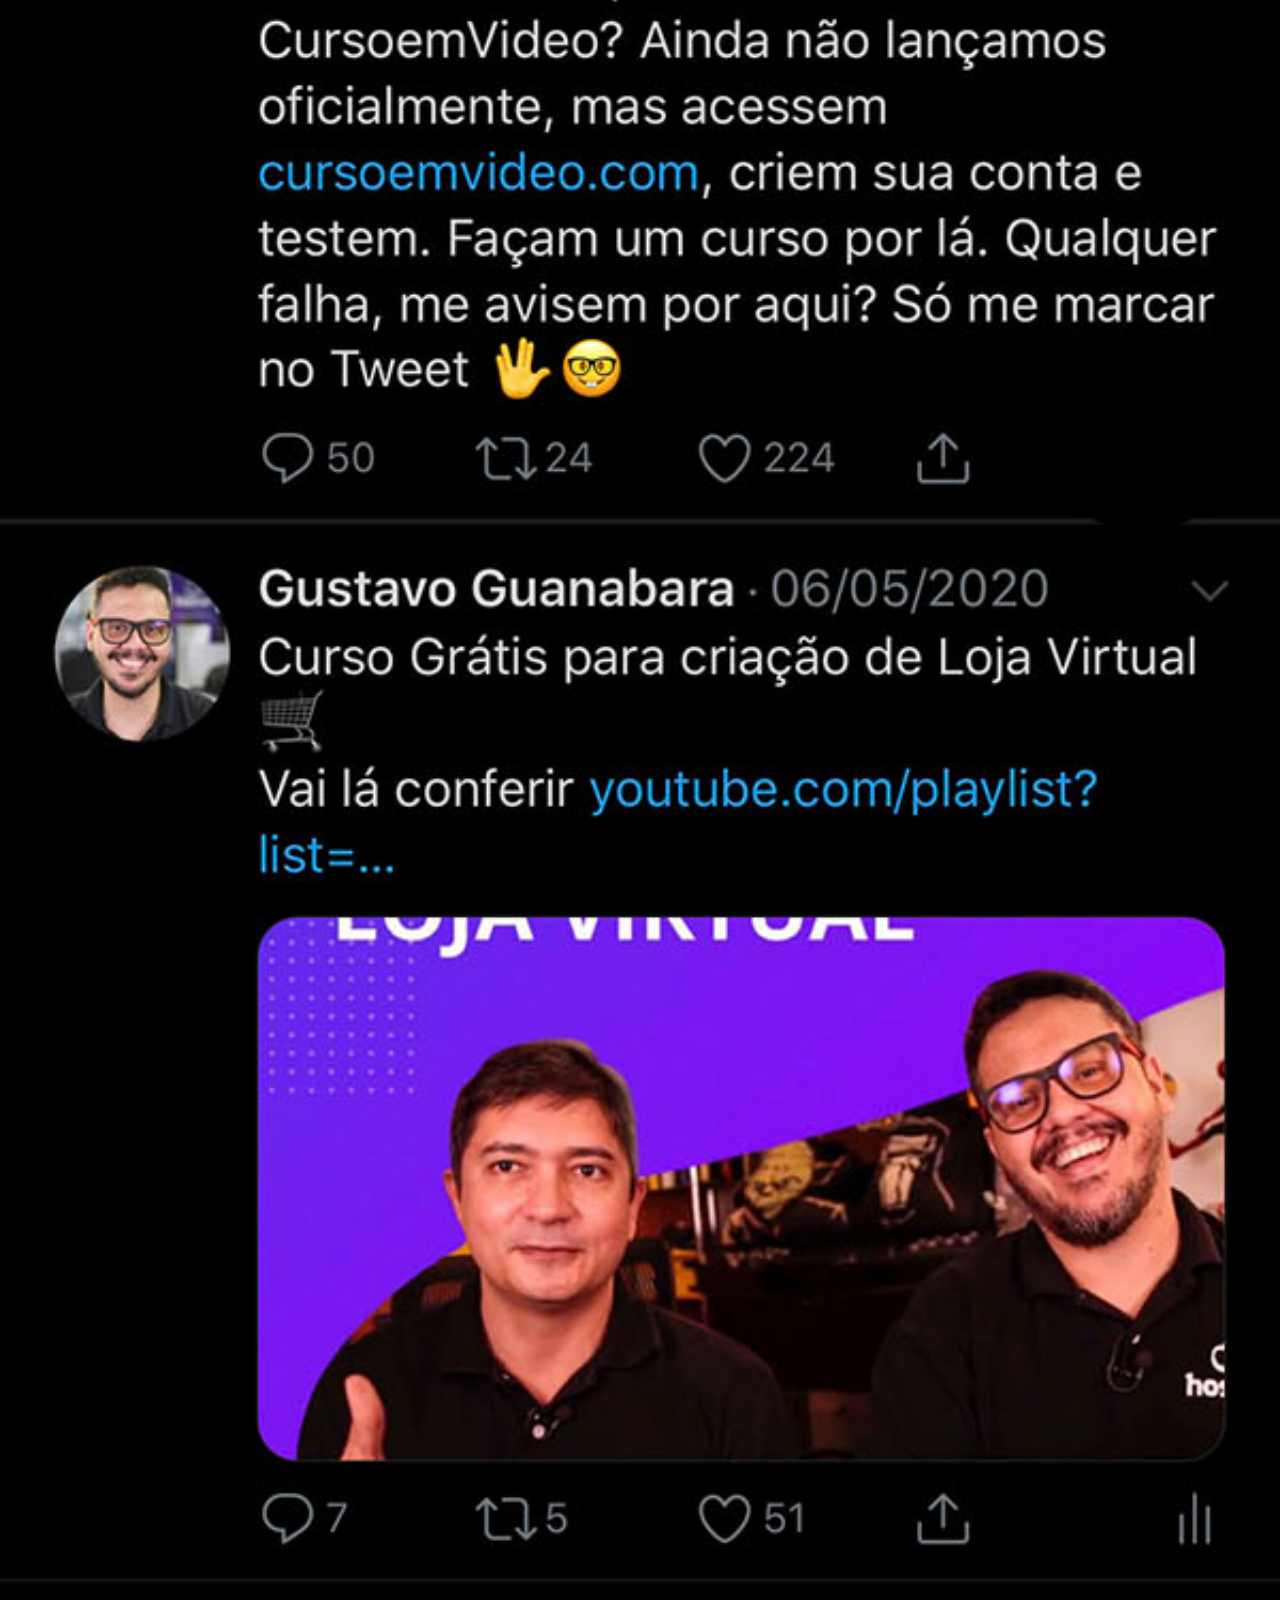
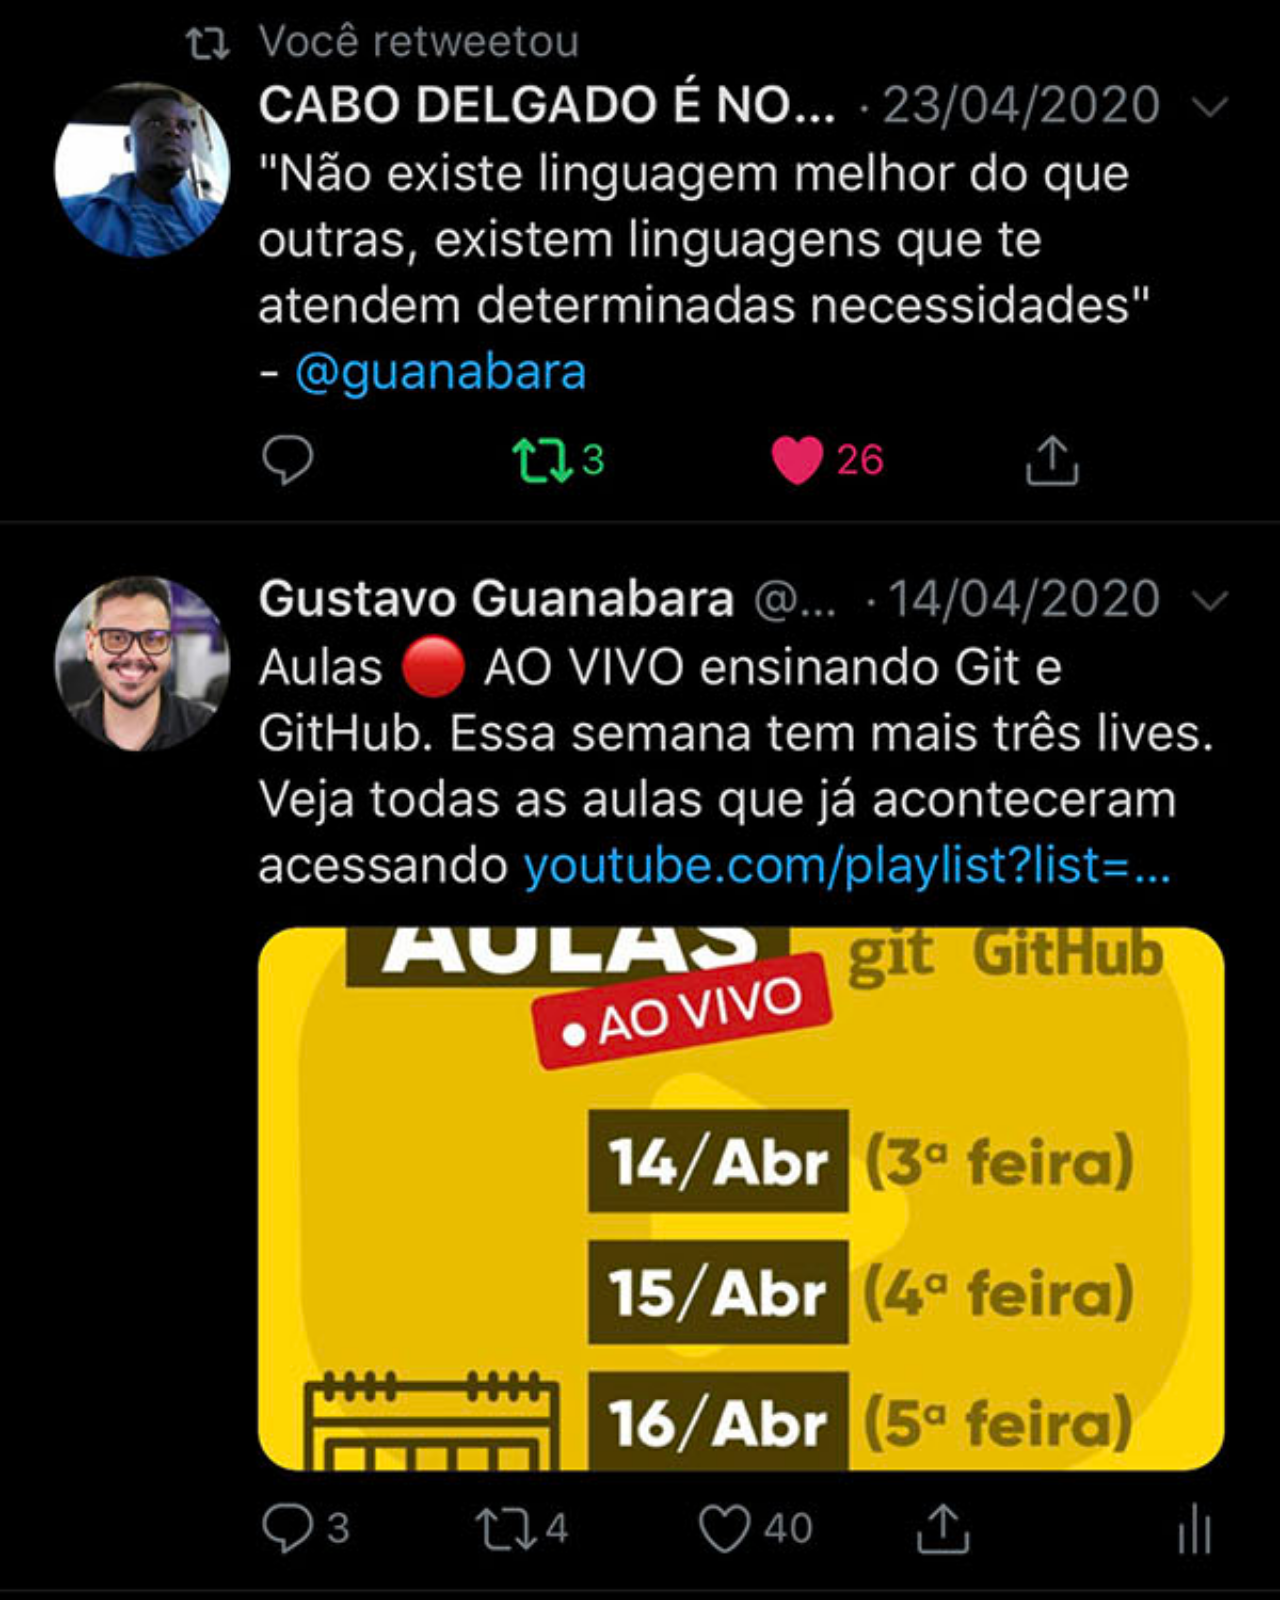
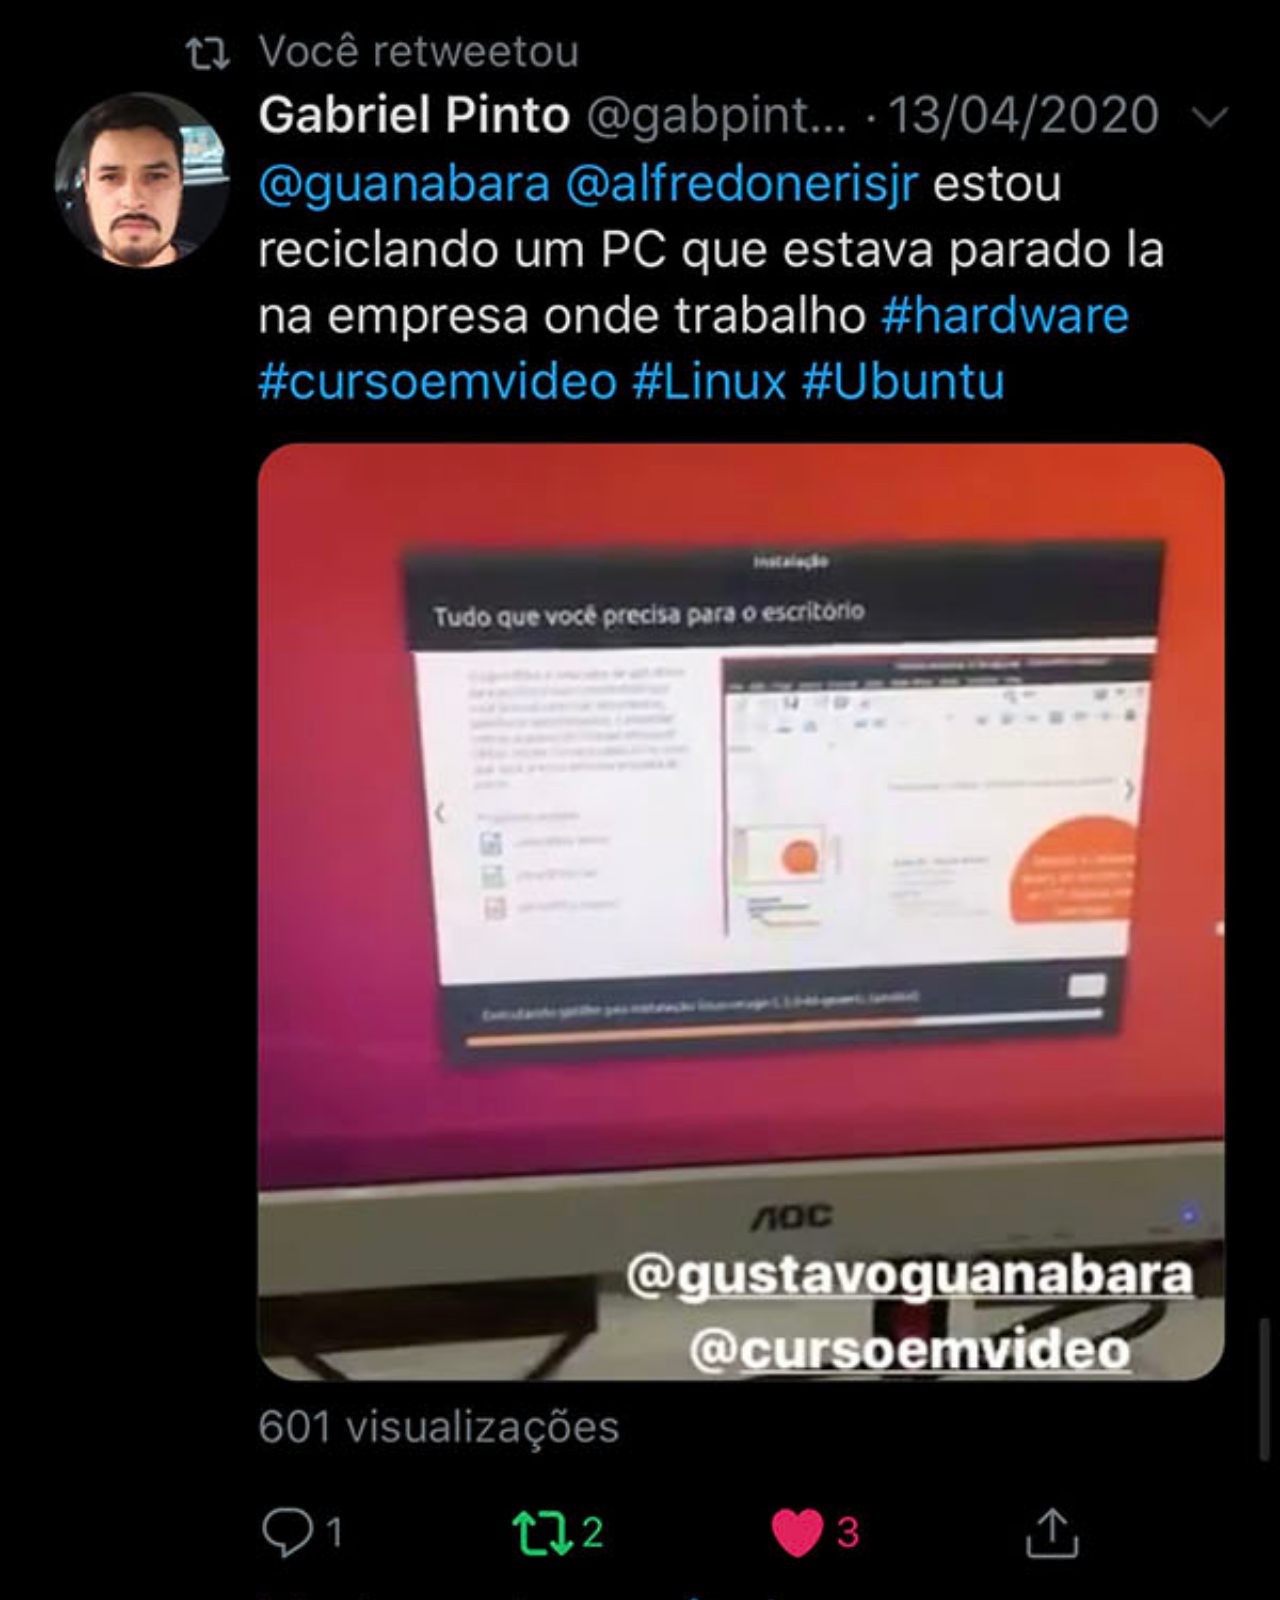
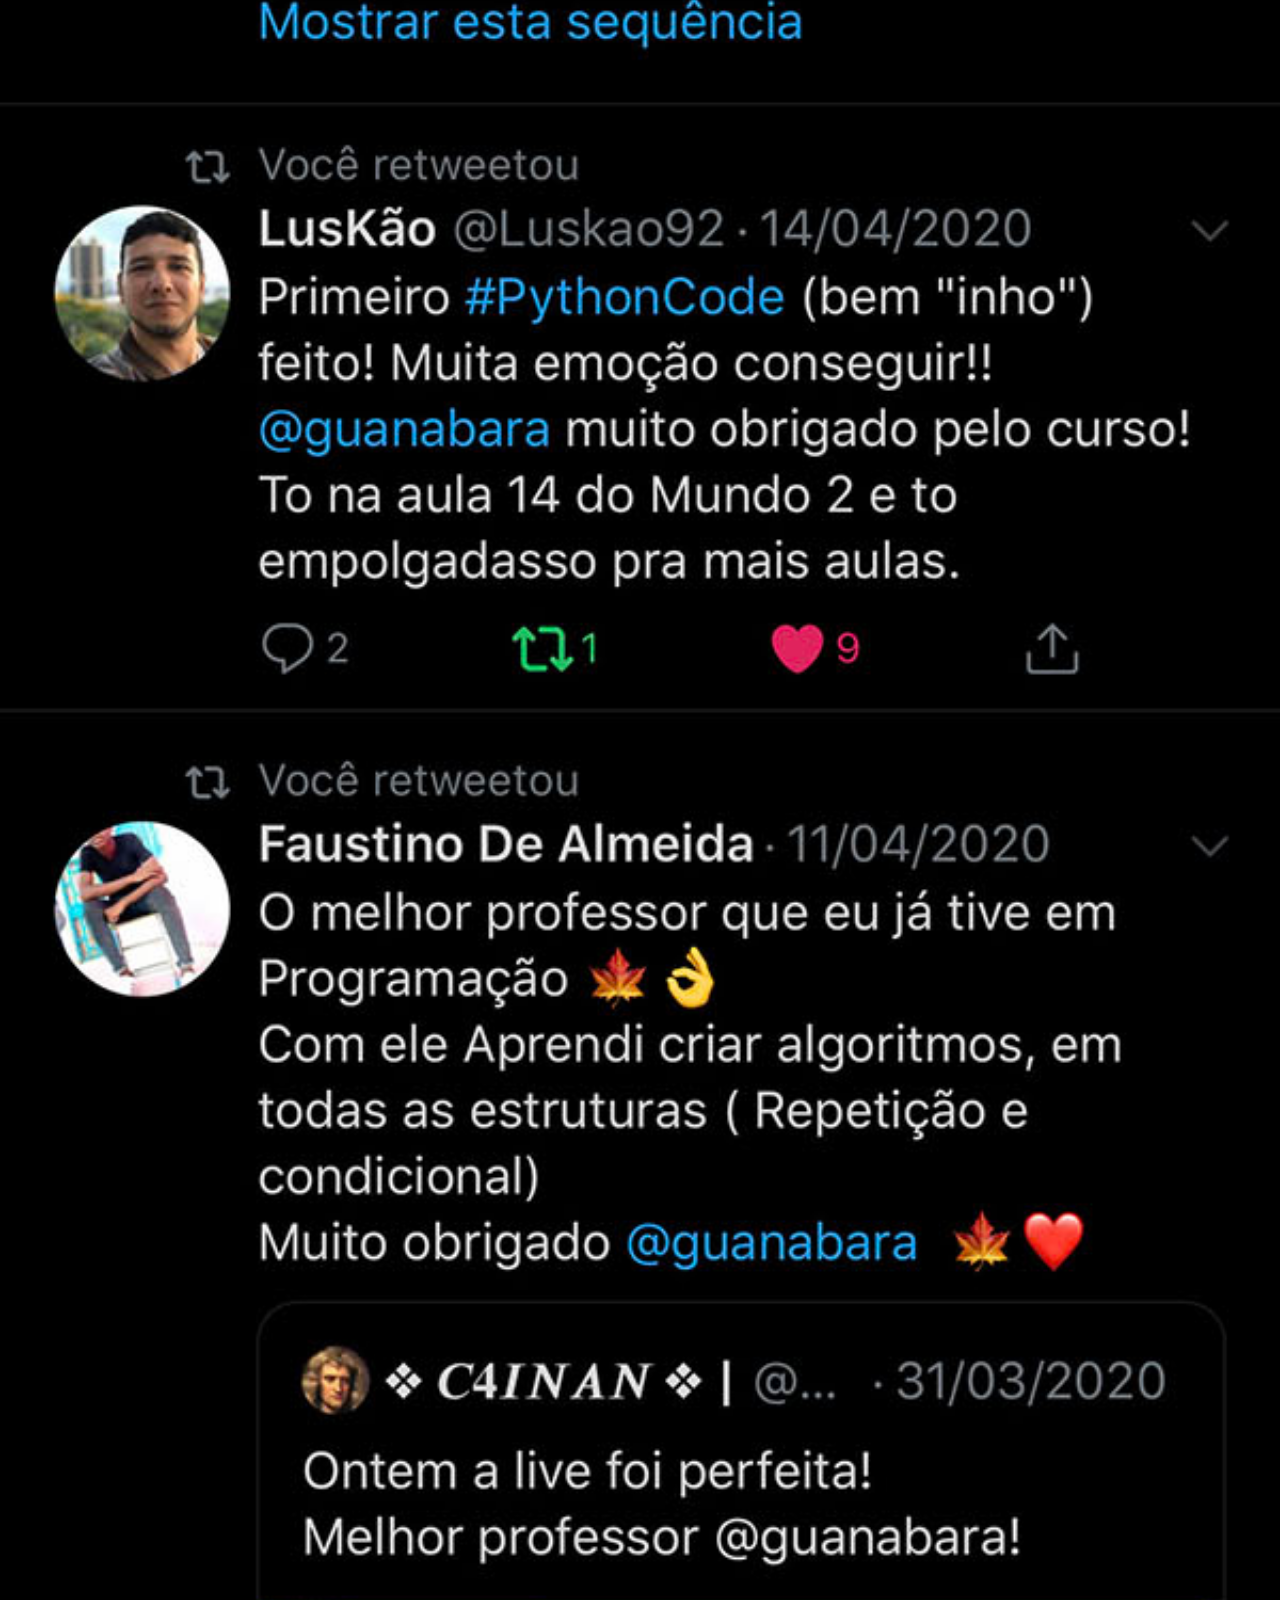
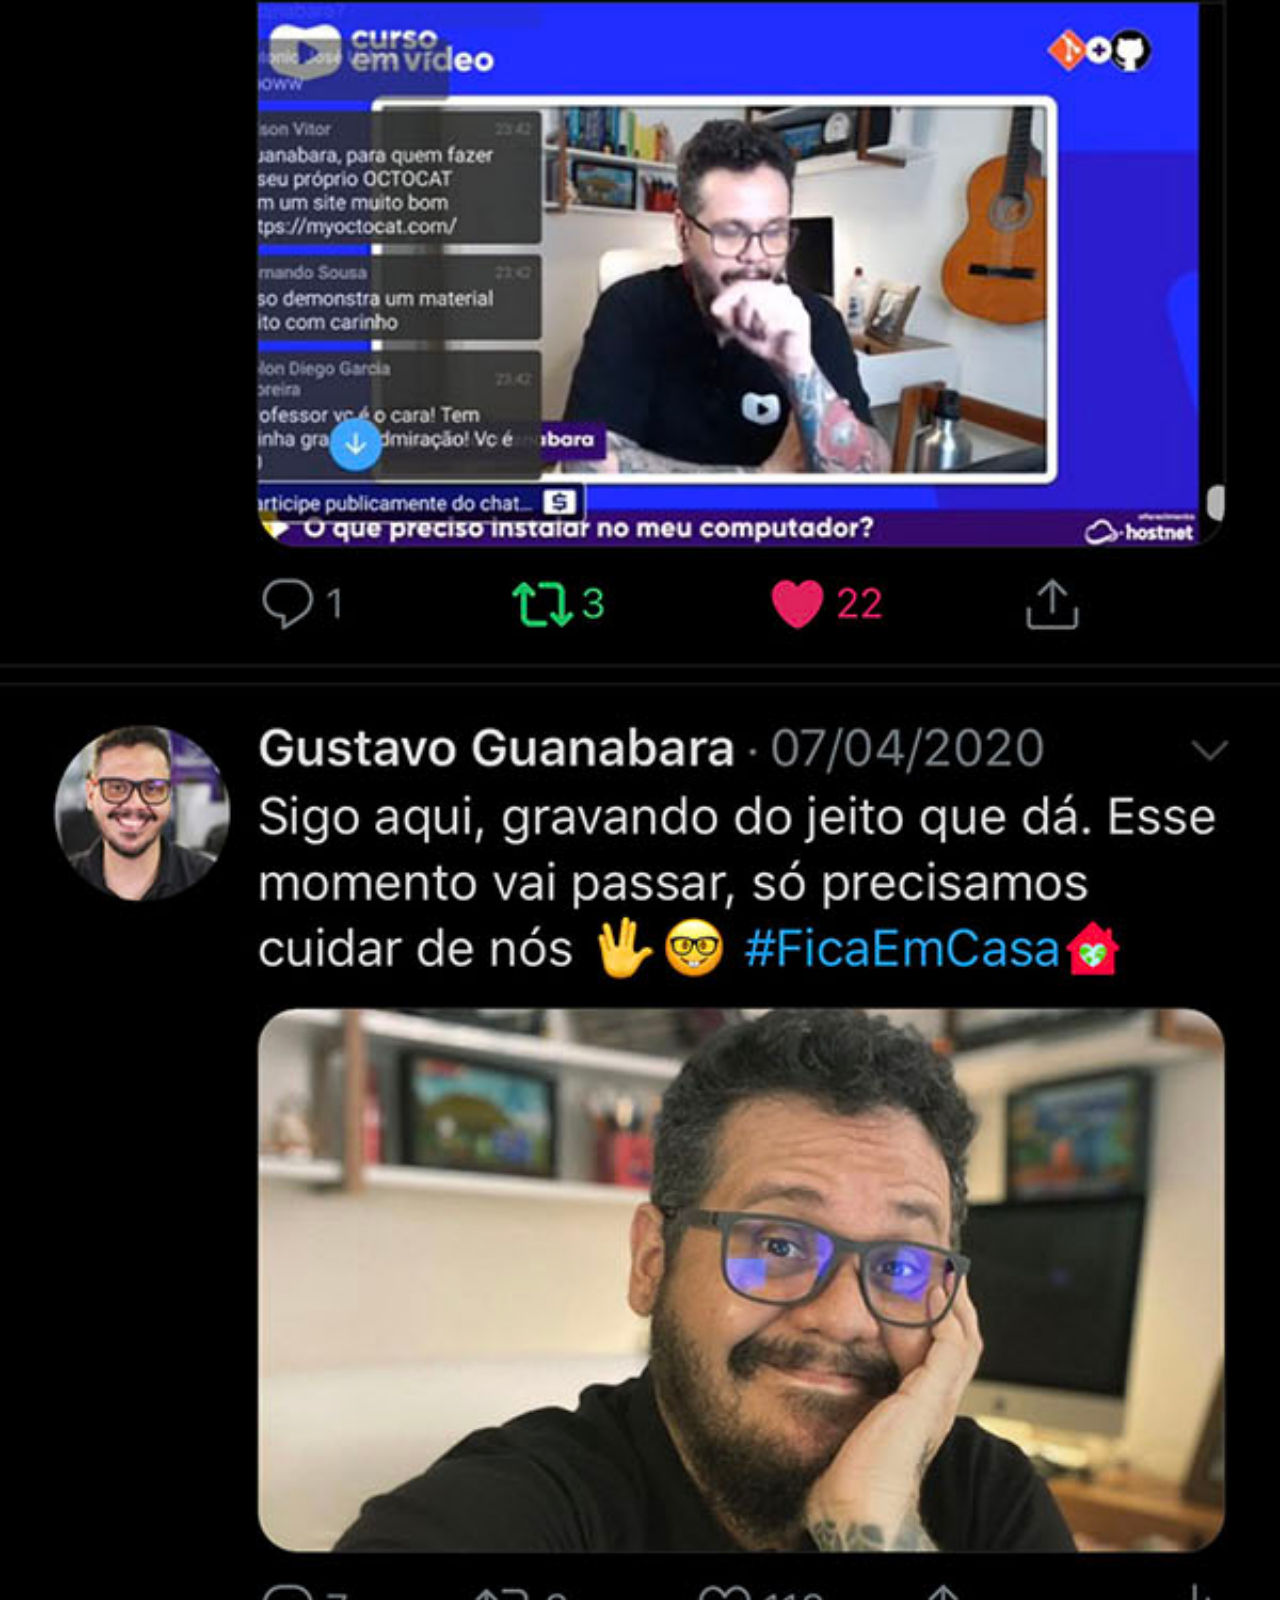
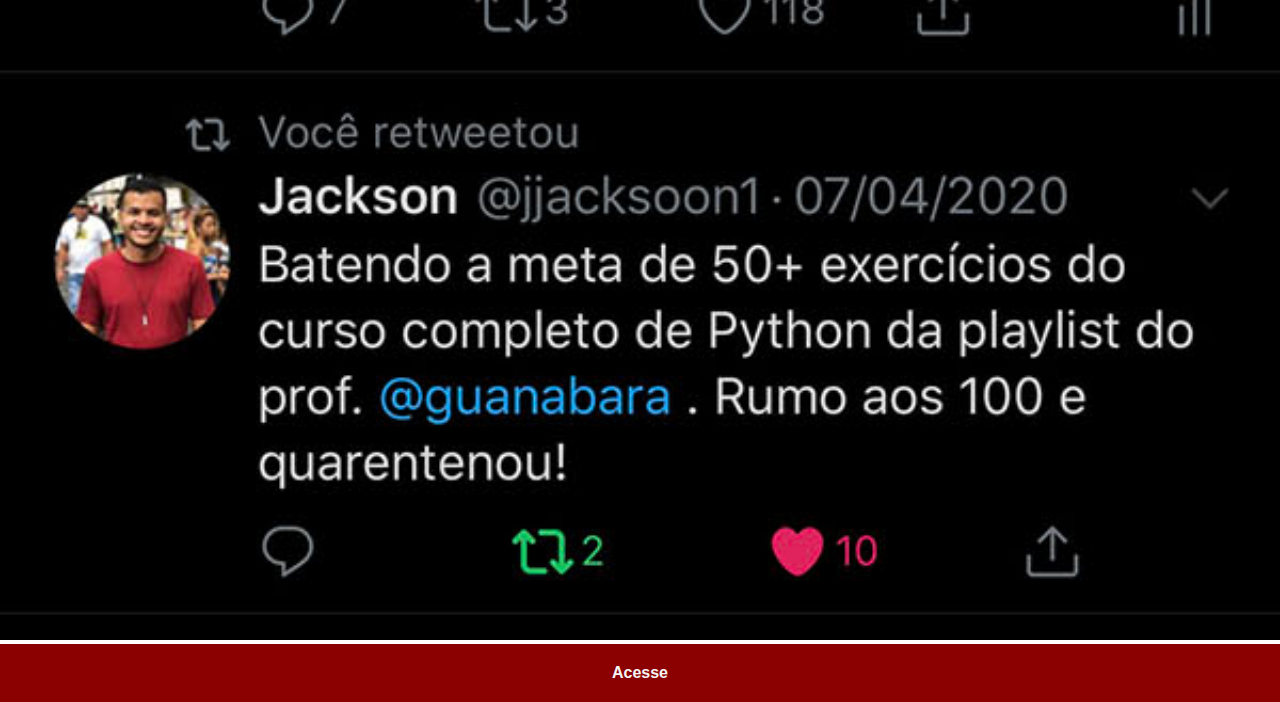
<file: Projeto-Social/twitter.html>
<!DOCTYPE html>
<html lang="pt-br">
<head>
    <meta charset="UTF-8">
    <meta http-equiv="X-UA-Compatible" content="IE=edge">
    <meta name="viewport" content="width=device-width, initial-scale=1.0">
    <link rel="stylesheet" href="Styles/social.css">
    <title>Twitter</title>
</head>
<body>
    <img src="imagens/tela-twitter.jpg" alt="Twitter">
    <a href="https://twitter.com/Yokkaii1" target="_blank">Acesse</a>
</body>
</html>
</file>
<file: Projeto-Cordel/style.css>
@charset "UTF-8";

* {
    margin: 0px;
    padding: 0px;
}

@import url('https://fonts.googleapis.com/css2?family=Fira+Sans&display=swap');

@import url('https://fonts.googleapis.com/css2?family=Sriracha&display=swap');

:root {
    --fonte1: Verdana, Geneva, Tahoma, sans-serif;
    --fonte2: 'Fira Sans', sans-serif;
    --fonte3: 'Sriracha', cursive;
}

html body {
    background-color: rgb(146, 146, 146);
    min-height: 100vh;
    font-family: var(--fonte1);
}

header {
    background-color: black;
    color: white;
    text-align: center;
}

header h1 {
    padding-top: 50px;
    font-variant: small-caps;
    font-family: var(--fonte2);
    font-size: 3em;
}

header p {
    padding-bottom: 50px;
}

header a, footer a {
    color: white;
    text-decoration: none;
    font-weight: bolder;
}

header a, footer a:hover {
    text-decoration: underline;
}

section {
    padding-top: 10vh;
    padding-bottom: 10vh;
    line-height: 2em;
    padding-left: 30px;
    font-family: var(--fonte3);
}

section > p {
    padding-bottom: 2em;
}

section.normal {
    background-color: white;
    color: black;
}

section.img {
    background-color: rgb(32, 32, 32);
    color: white;
    box-shadow: inset 6px 6px 13px 0px rgba(0, 0, 0, 0.473);
    background-attachment: fixed;
}

section.img > p {
    display: inline-block;
    padding: 5px;
    background-color: rgba(0, 0, 0, 0.253);
    text-shadow: 1px 1px 0px black;
}

section#i01 {
    background-image: url(imagens/background001.jpg);
    background-position: right center;
    background-size: cover;
}

section#i02 {
    background-image: url(imagens/background002.jpg);
    background-position: right center;
    background-size: cover;
}

footer {
    background-color: black;
    color: white;
    text-align: center;
    padding: 10px;
}
</file>
<file: Projeto-Relógio-Digital/css/style.css>
@charset "utf-8";

@import url('https://fonts.googleapis.com/css2?family=Open+Sans:wght@300;400;500&display=swap');
*{
    margin: 0;
    padding: 0;
    font-family: 'Open Sans', sans-serif;
}

body {
    height: 100vh;
    background: linear-gradient(120deg,#ffe53bd8, #ff2525da);
    display: flex;
    align-items: center;
    justify-content: center;
}

.relogio {
    display: flex;
    align-items: center;
    justify-content: space-around;
    height: 200px;
    width: 550px;
    background: transparent;
    border-radius: 3px;
    box-shadow: 0px 8px 10px rgba(0, 0, 0, .5);
}

.relogio div{
    height: 170px;
    width: 150px;
    display: flex;
    flex-direction: column;
    align-items: center;
    justify-content: center;
    font-size: 60px;
    color: #fff;
    background: rgba(0, 0, 0, .9);
    box-shadow: 5px 5px 15px rgba(0, 0, 0, .7);
    border-radius: 7px;
    letter-spacing: 3px;
}

.relogio span{
    font-weight: bolder;
    font-size: 60px;
}

.relogio span.tempo{
    font-size: 10px;
}
</file>
<file: Projeto-Social/Styles/style.css>
@charset "UTF-8";

* {
    margin: 0px;
    padding: 0px;
    font-family: Arial, Helvetica, sans-serif;
}

html, body {
    height: 100vh;
    width: 100vw;
    background-color: black;
}

body{
    background: url('../imagens/fundo-madeira.jpg') no-repeat top center;
    background-size: cover;
    background-attachment: fixed;
}

main {
    height: 100vh;
    position: relative;
}

section#telefone {
    height: 627px;
    width: 311px;
    position: absolute;
    top: 50%;
    left: 50%;
    transform: translate(-50%, -50%);
    background:url('../imagens/frame-iphone.png') no-repeat;
}

.tela {
    position: relative;
    top: 80px;
    left: 22px;
    width: 269px;
    height: 471px;
}

.redes-sociais img{
    width: 55px;
    margin: 10px;
    border-radius: 50%;
    box-shadow: 2px 2px 5px rgba(0, 0, 0, 0.534);
    box-sizing: border-box;
}

.redes-sociais {
    text-align: right;
}

.redes-sociais img:hover {
    border: 2px solid rgba(245, 245, 245, 0.678);
    transform: translate(-3px, -3px);
    box-shadow: 5px 5px 10px rgba(0, 0, 0, 0.651);
    transition: transform 0.5 border 0.2;
}
</file>
<file: Projeto-Social/Styles/social.css>
@charset "UTF-8";

* {
    margin: 0px;
    padding: 0px;
    font-family: Arial, Helvetica, sans-serif;
}

::-webkit-scrollbar {
    width: 0px;
    height: 0px;
}

img {
    width: 100vw;
}

a {
    display: block;
    background-color: darkred;
    padding: 20px;
    color: whitesmoke;
    text-align: center;
    font-weight: bolder;
    text-decoration: none;
}

a:hover {
    background-color: gray;
}
</file>
